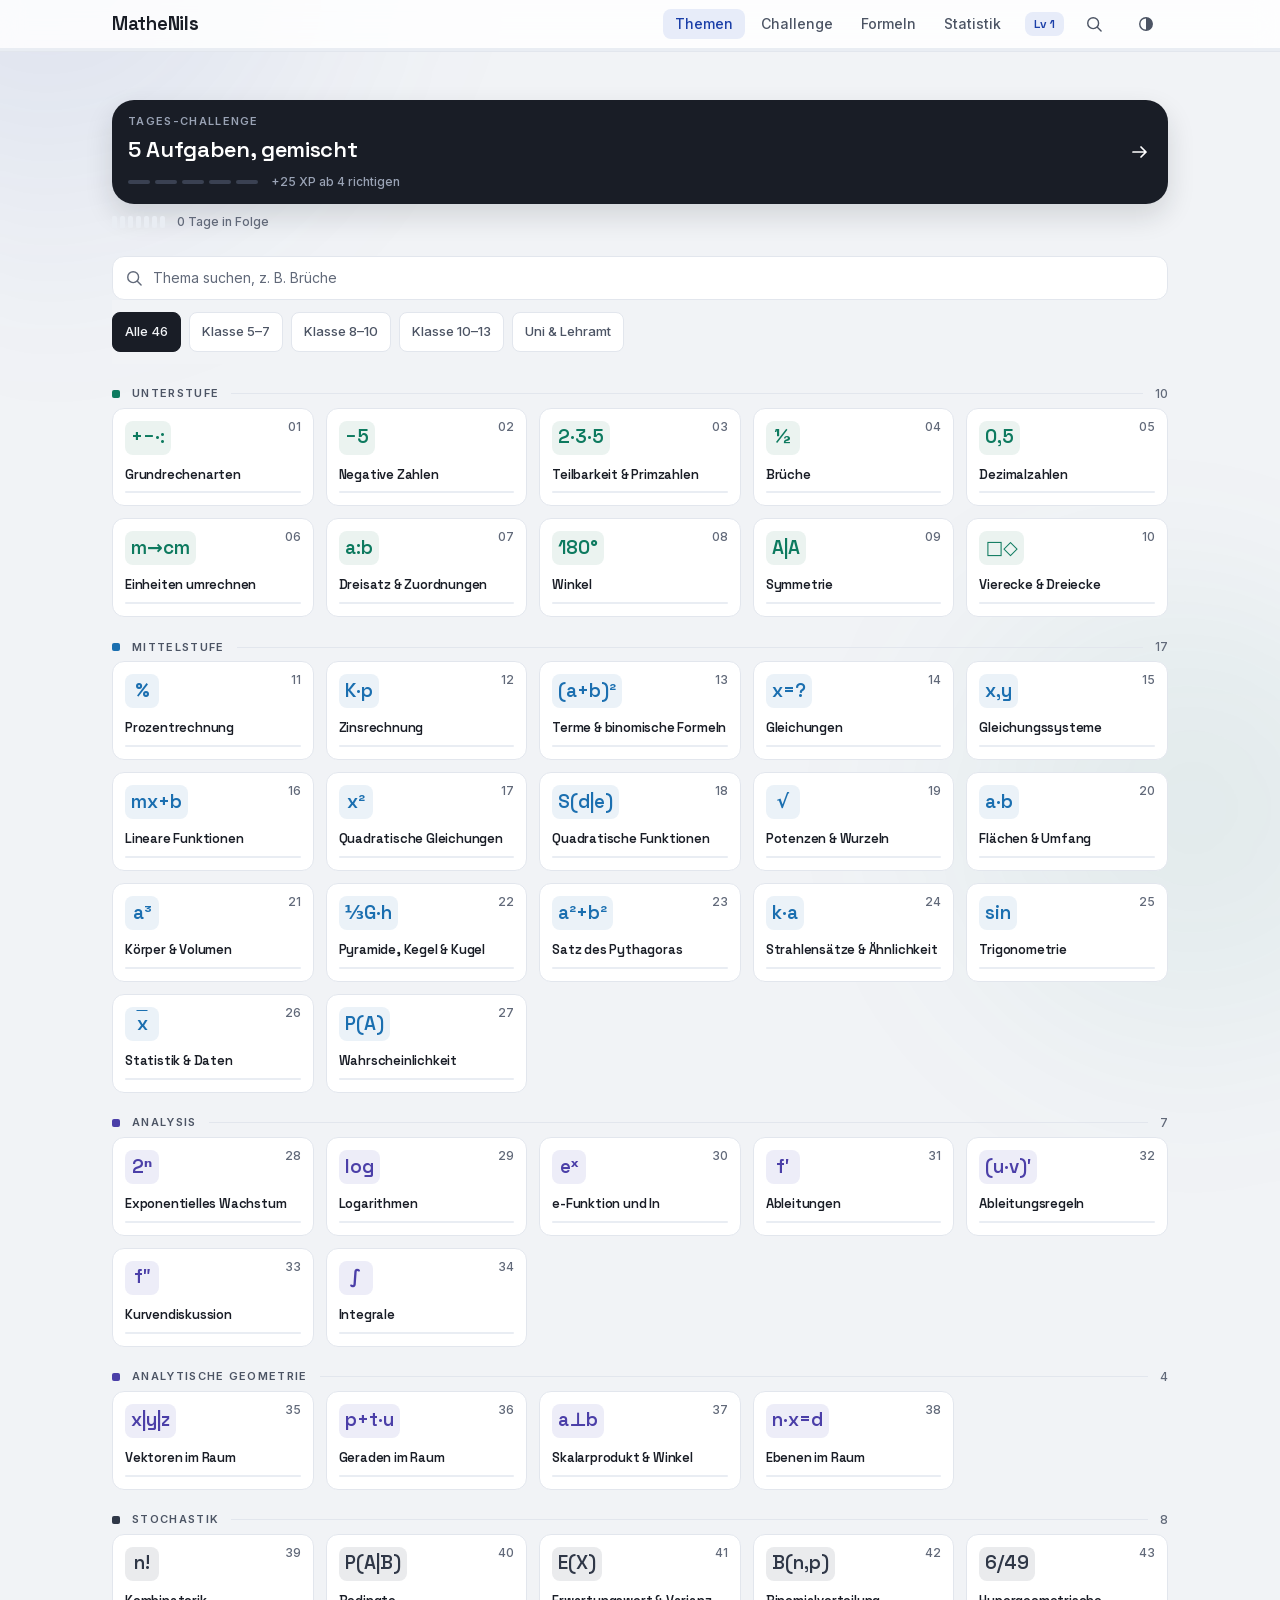
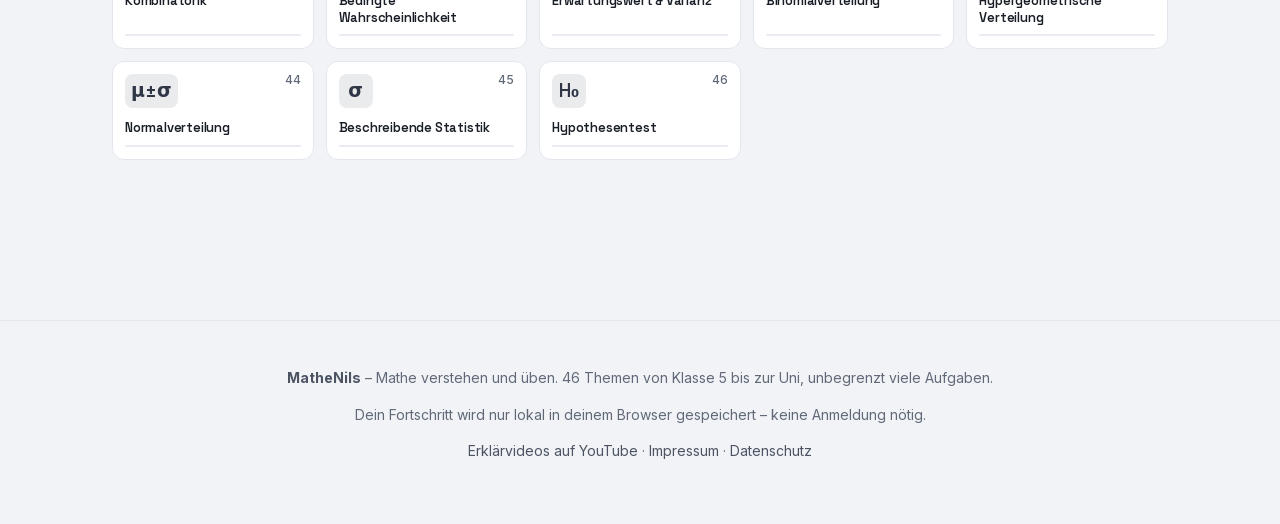
<file: index.html>
<!DOCTYPE html>
<html lang="de">
<head>
  <meta charset="UTF-8">
  <meta name="viewport" content="width=device-width, initial-scale=1.0">
  <title>MatheNils – Mathe lernen &amp; üben</title>
  <meta name="description" content="MatheNils: Erklärvideos zu Schul- und Unimathematik – und hier zum Üben. Kostenlos Mathe lernen mit unbegrenzt vielen Aufgaben, 46 Themen von Klasse 5 bis zur Uni.">
  <meta name="theme-color" content="#f1f3f6" media="(prefers-color-scheme: light)">
  <meta name="theme-color" content="#14171d" media="(prefers-color-scheme: dark)">
  <!-- Strichzeichnung statt Emoji: dasselbe Formelzeichen wie im Sprite,
       auf jedem Betriebssystem identisch. Das Blau ist bewusst das des
       YouTube-Kanals und nicht --accent (#1b3fa8): Im Browser steht dieses
       Symbol direkt neben dem Kanal-Tab, dort zählt das Wiedererkennen mehr
       als die Übereinstimmung mit der Seite. Weiß darauf liegt bei 5,5:1. -->
  <link rel="icon" href="data:image/svg+xml,%3Csvg xmlns='http://www.w3.org/2000/svg' viewBox='0 0 32 32'%3E%3Crect width='32' height='32' rx='7' fill='%234a5ae0'/%3E%3Cg fill='none' stroke='%23fff' stroke-width='2.4' stroke-linecap='round'%3E%3Cpath d='M8 12h8M12 8v8'/%3E%3Cpath d='M18 20h6'/%3E%3C/g%3E%3C/svg%3E">
  <!-- Schriften liegen in fonts/ und werden von hier ausgeliefert, nicht von
       Google: Sonst ginge bei jedem Aufruf die IP-Adresse an Google (siehe
       css/schriften.css). font-display: swap – die Seite steht sofort, notfalls
       mit den metrisch angeglichenen Systemschriften aus styles.css. -->
  <link rel="stylesheet" href="css/schriften.css">
  <link rel="stylesheet" href="css/styles.css">
</head>
<body>

  <a class="skip-link" href="#app">Zum Inhalt springen</a>

  <header class="site-header">
    <div class="container header-inner">
      <a class="logo" href="#/">Mathe<strong>Nils</strong></a>

      <!-- Ab 720 px sichtbar; darunter übernimmt die Tab-Leiste am unteren Rand. -->
      <nav class="main-nav" aria-label="Hauptnavigation">
        <a href="#/" data-nav="home">Themen</a>
        <a href="#/challenge" data-nav="challenge">Challenge</a>
        <a href="#/formeln" data-nav="formeln">Formeln</a>
        <a href="#/statistik" data-nav="stats">Statistik</a>
      </nav>

      <div class="header-right">
        <span class="level-badge" title="Dein Level – sammle XP durch richtige Antworten"><span id="levelNum">Lv 1</span></span>
        <button class="icon-btn" id="searchToggle" aria-label="Thema suchen">
          <svg class="icon" aria-hidden="true"><use href="#i-suche"></use></svg></button>
        <button class="icon-btn theme-toggle" id="themeToggle" aria-label="Hell-/Dunkelmodus umschalten">
          <svg class="icon" aria-hidden="true"><use href="#i-theme"></use></svg></button>
      </div>
    </div>
    <!-- XP über die ganze Breite, 3 px hoch. Ersetzt Balken und Textanzeige im Kopf. -->
    <div class="xp-line" role="img"><span id="xpFill" style="width:0%"></span></div>
  </header>

  <!-- Kein aria-live auf dem gesamten Inhalt: Sonst liest ein Screenreader bei
       jedem Seitenwechsel mehrere hundert Wörter am Stück vor und die eigentliche
       Rückmeldung geht darin unter. Kurze Meldungen laufen über #srStatus. -->
  <main id="app" class="container" tabindex="-1">
    <p class="lade-hinweis">MatheNils wird geladen …</p>
  </main>

  <!-- Nur für Screenreader: kurze Ansagen (richtig/falsch, Suchtreffer, Abzeichen) -->
  <div id="srStatus" class="sr-only" role="status" aria-live="polite"></div>

  <footer class="site-footer">
    <div class="container">
      <p><strong>MatheNils</strong> – Mathe verstehen und üben. <span id="themenZahl">46</span>&nbsp;Themen von Klasse 5 bis zur Uni, unbegrenzt viele Aufgaben.</p>
      <p class="footer-note">Dein Fortschritt wird nur lokal in deinem Browser gespeichert – keine Anmeldung nötig.</p>
      <p class="footer-links"><a href="https://www.youtube.com/@MatheNils" rel="noopener">Erklärvideos auf YouTube</a> · <a href="impressum.html">Impressum</a> · <a href="datenschutz.html">Datenschutz</a></p>
    </div>
  </footer>

  <noscript>
    <div class="container noscript-hint">
      <p>Bitte aktiviere JavaScript, um MatheNils zu nutzen.</p>
    </div>
  </noscript>

  <!-- defer: Die Skripte werden parallel geladen, aber weiterhin streng in dieser
       Reihenfolge ausgeführt (util → Themen → Erklärseiten → Register → app).
       Ohne defer blockierten 18 Dateien à 520 KiB den ersten Seitenaufbau. -->
  <!-- Navigation für schmale Geräte: in der Daumenzone statt im Kopf. -->
  <nav class="tabbar" aria-label="Bereiche">
    <a href="#/" data-nav="home"><svg class="icon" aria-hidden="true"><use href="#i-themen"></use></svg>Themen</a>
    <a href="#/challenge" data-nav="challenge"><svg class="icon" aria-hidden="true"><use href="#i-challenge"></use></svg>Challenge</a>
    <a href="#/formeln" data-nav="formeln"><svg class="icon" aria-hidden="true"><use href="#i-formeln"></use></svg>Formeln</a>
    <a href="#/statistik" data-nav="stats"><svg class="icon" aria-hidden="true"><use href="#i-statistik"></use></svg>Statistik</a>
  </nav>

  <!-- Symbolvorrat: 14 Strichzeichen, über currentColor einfärbbar, läuft auch per file://. -->
<svg width="0" height="0" hidden aria-hidden="true">
  <symbol id="i-themen" viewBox="0 0 24 24"><rect x="4" y="4" width="7" height="7" rx="1.5"/><rect x="13" y="4" width="7" height="7" rx="1.5"/><rect x="4" y="13" width="7" height="7" rx="1.5"/><rect x="13" y="13" width="7" height="7" rx="1.5"/></symbol>
  <symbol id="i-challenge" viewBox="0 0 24 24"><circle cx="12" cy="12" r="8"/><circle cx="12" cy="12" r="3.2"/></symbol>
  <symbol id="i-formeln" viewBox="0 0 24 24"><path d="M5 6h14M5 12h10M5 18h6"/></symbol>
  <symbol id="i-statistik" viewBox="0 0 24 24"><path d="M5 19v-8M12 19V5M19 19v-5"/></symbol>
  <symbol id="i-suche" viewBox="0 0 24 24"><circle cx="11" cy="11" r="6.5"/><path d="M16 16l4.5 4.5"/></symbol>
  <symbol id="i-theme" viewBox="0 0 24 24"><circle cx="12" cy="12" r="7.5"/><path d="M12 4.5a7.5 7.5 0 0 1 0 15z" fill="currentColor" stroke="none"/></symbol>
  <symbol id="i-zurueck" viewBox="0 0 24 24"><path d="M14 6l-6 6 6 6"/></symbol>
  <symbol id="i-weiter" viewBox="0 0 24 24"><path d="M5 12h13M13 7l5 5-5 5"/></symbol>
  <symbol id="i-richtig" viewBox="0 0 24 24"><path d="M5 12.5l4.5 4.5L19 7"/></symbol>
  <symbol id="i-falsch" viewBox="0 0 24 24"><path d="M7 7l10 10M17 7L7 17"/></symbol>
  <symbol id="i-tipp" viewBox="0 0 24 24"><circle cx="12" cy="12" r="8"/><path d="M12 16v-4.5M12 8.4v.2"/></symbol>
  <symbol id="i-lernen" viewBox="0 0 24 24"><rect x="4" y="5" width="16" height="14" rx="2"/><path d="M12 5v14"/></symbol>
  <symbol id="i-ueben" viewBox="0 0 24 24"><path d="M6 18l1-4 9-9 3 3-9 9z"/><path d="M14 6l3 3"/></symbol>
  <symbol id="i-abzeichen" viewBox="0 0 24 24"><circle cx="12" cy="10" r="6"/><path d="M9.5 10l1.8 1.8L14.5 8.5"/><path d="M9 16.5V21l3-1.6 3 1.6v-4.5"/></symbol>
</svg>

  <script defer src="js/util.js"></script>
  <script defer src="js/topics.js"></script>
  <script defer src="js/topics-unterstufe.js"></script>
  <script defer src="js/topics-mittelstufe.js"></script>
  <script defer src="js/topics-oberstufe.js"></script>
  <script defer src="js/topics-uni.js"></script>
  <script defer src="js/topics-geometrie.js"></script>
  <script defer src="js/learn-unterstufe.js"></script>
  <script defer src="js/learn-mittelstufe1.js"></script>
  <script defer src="js/learn-mittelstufe2.js"></script>
  <script defer src="js/learn-oberstufe.js"></script>
  <script defer src="js/learn-uni.js"></script>
  <script defer src="js/learn-figures.js"></script>
  <script defer src="js/tipps.js"></script>
  <script defer src="js/sachaufgaben.js"></script>
  <script defer src="js/aufgaben-extra.js"></script>
  <script defer src="js/topics-index.js"></script>
  <script defer src="js/app.js"></script>
</body>
</html>
</file>
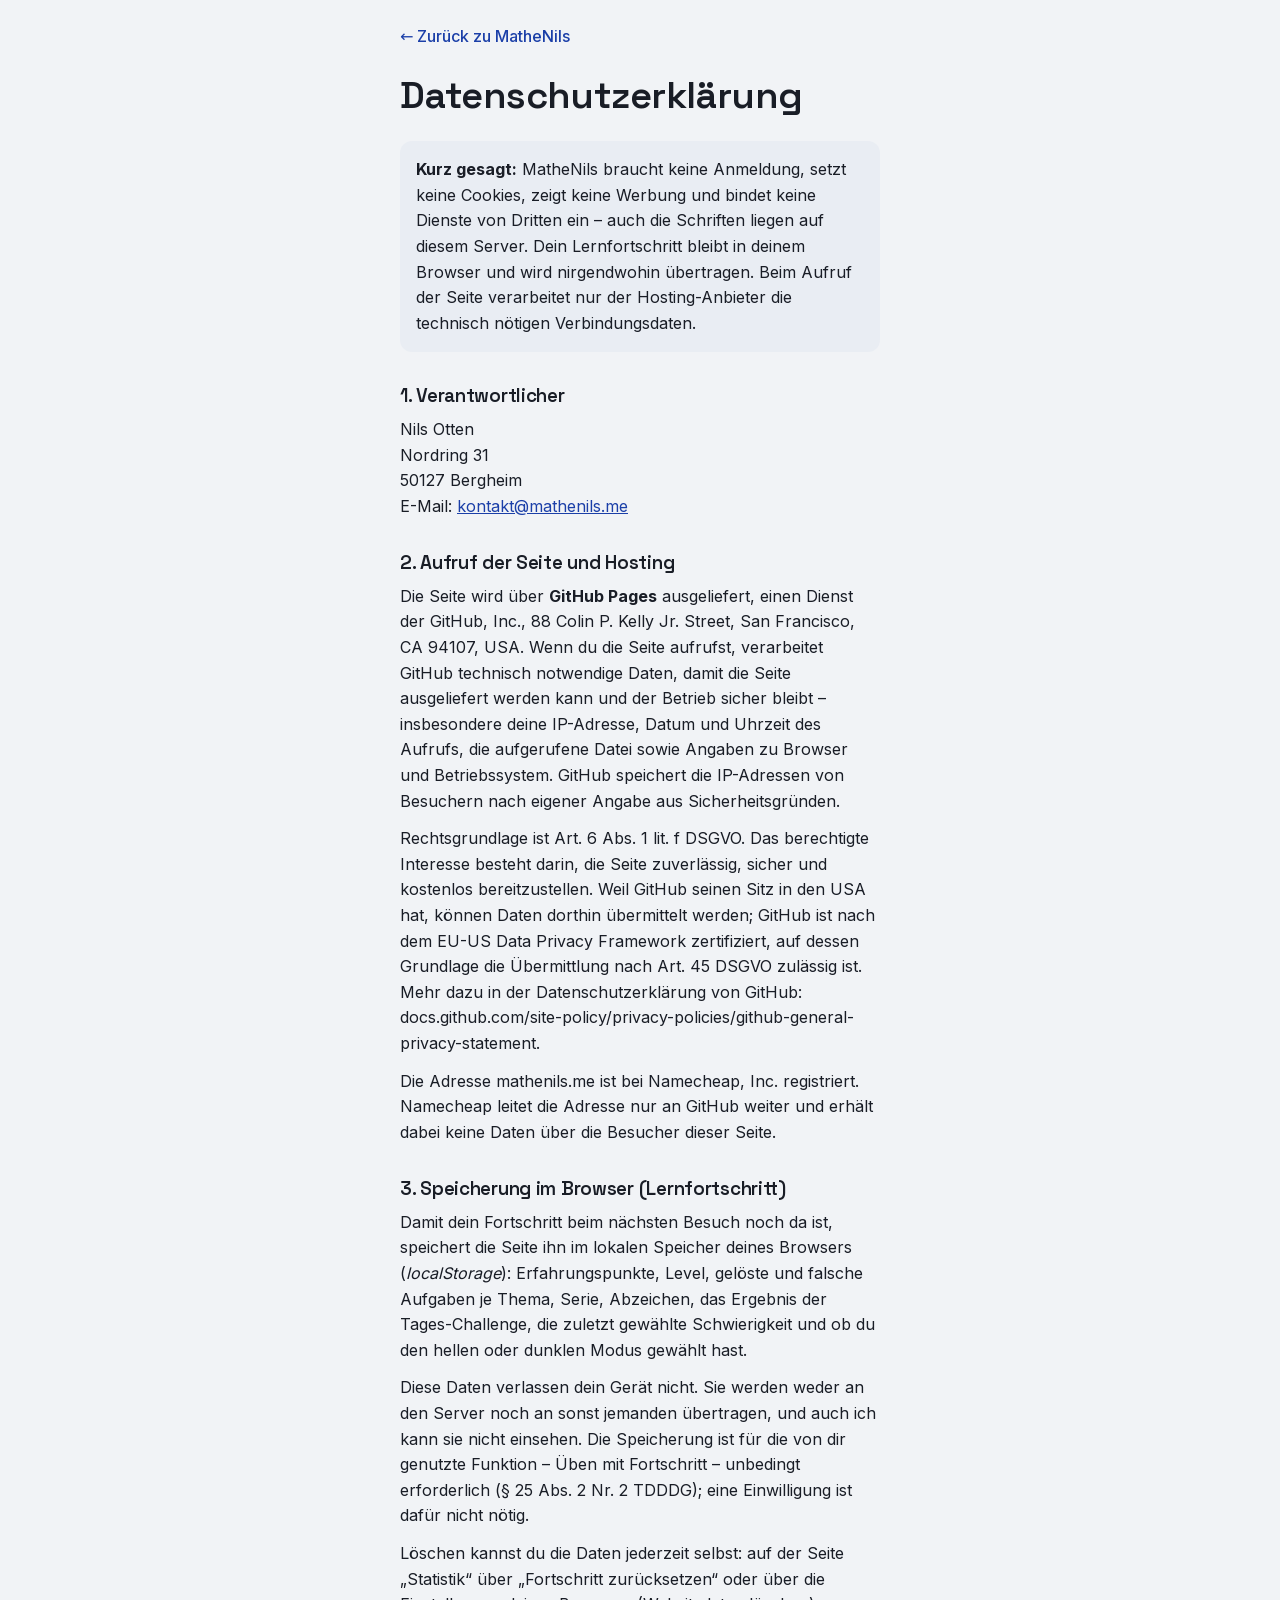
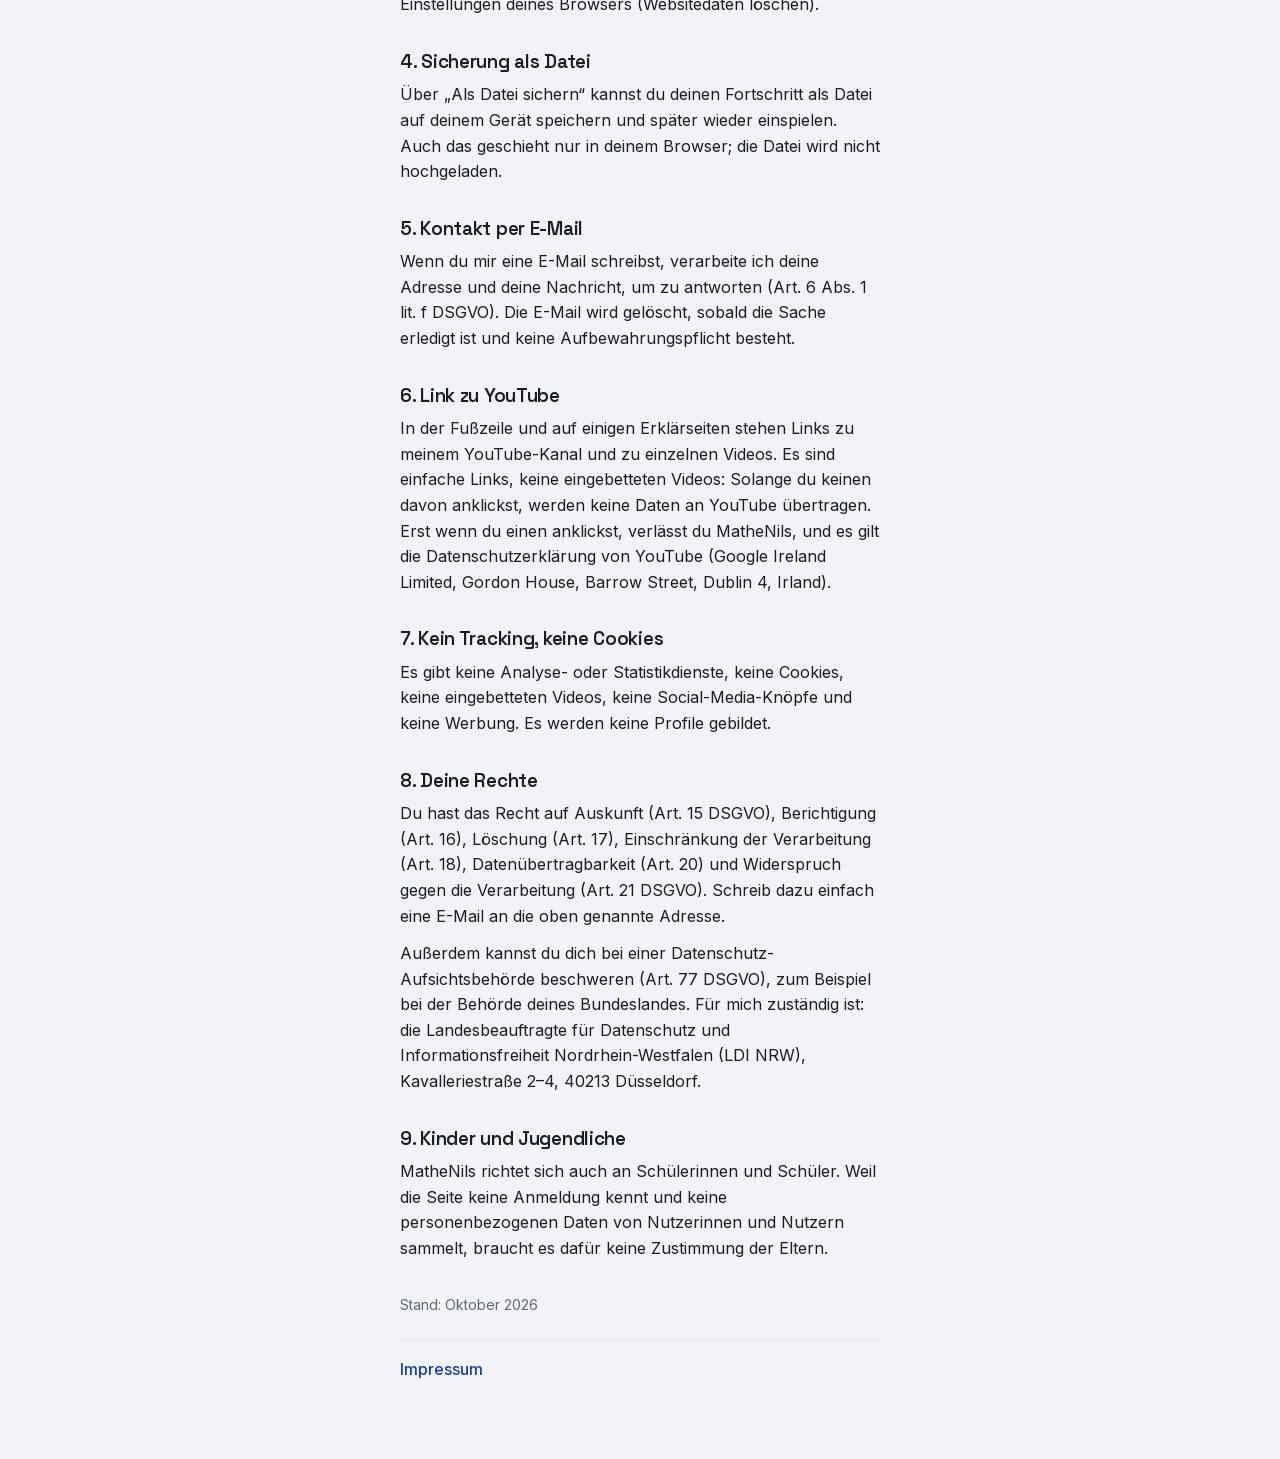
<file: datenschutz.html>
<!DOCTYPE html>
<html lang="de">
<head>
  <meta charset="UTF-8">
  <meta name="viewport" content="width=device-width, initial-scale=1.0">
  <title>Datenschutz – MatheNils</title>
  <meta name="robots" content="noindex">
  <link rel="icon" href="data:image/svg+xml,%3Csvg xmlns='http://www.w3.org/2000/svg' viewBox='0 0 32 32'%3E%3Crect width='32' height='32' rx='7' fill='%234a5ae0'/%3E%3Cg fill='none' stroke='%23fff' stroke-width='2.4' stroke-linecap='round'%3E%3Cpath d='M8 12h8M12 8v8'/%3E%3Cpath d='M18 20h6'/%3E%3C/g%3E%3C/svg%3E">
  <!-- Dasselbe Farbschema wie in der App: gewählt (localStorage) oder vom System. -->
  <script>
    try {
      const stand = JSON.parse(localStorage.getItem('mathenils-v1') || '{}');
      const dunkel = stand.theme ? stand.theme === 'dark' : matchMedia('(prefers-color-scheme: dark)').matches;
      document.documentElement.setAttribute('data-theme', dunkel ? 'dark' : 'light');
    } catch (e) { document.documentElement.setAttribute('data-theme', 'light'); }
  </script>
  <link rel="stylesheet" href="css/schriften.css">
  <link rel="stylesheet" href="css/styles.css">
</head>
<body class="rechtsseite">
  <main class="container rechtstext">
    <p class="zurueck"><a href="index.html">← Zurück zu MatheNils</a></p>

    <h1>Datenschutzerklärung</h1>

    <p class="kurzfassung"><strong>Kurz gesagt:</strong> MatheNils braucht keine
    Anmeldung, setzt keine Cookies, zeigt keine Werbung und bindet keine Dienste
    von Dritten ein – auch die Schriften liegen auf diesem Server. Dein
    Lernfortschritt bleibt in deinem Browser und wird nirgendwohin übertragen.
    Beim Aufruf der Seite verarbeitet nur der Hosting-Anbieter die technisch
    nötigen Verbindungsdaten.</p>

    <h2>1. Verantwortlicher</h2>
    <p>
      Nils Otten<br>
      Nordring 31<br>
      50127 Bergheim<br>
      E-Mail: <a href="mailto:kontakt@mathenils.me">kontakt@mathenils.me</a>
    </p>

    <h2>2. Aufruf der Seite und Hosting</h2>
    <!-- Dieser Abschnitt gilt für GitHub Pages. Bei einem anderen Hoster
         (Vercel, Netlify, Cloudflare Pages) Name, Anschrift und Link ersetzen. -->
    <p>Die Seite wird über <strong>GitHub Pages</strong> ausgeliefert, einen Dienst
    der GitHub, Inc., 88 Colin P. Kelly Jr. Street, San Francisco, CA 94107, USA.
    Wenn du die Seite aufrufst, verarbeitet GitHub technisch notwendige Daten,
    damit die Seite ausgeliefert werden kann und der Betrieb sicher bleibt –
    insbesondere deine IP-Adresse, Datum und Uhrzeit des Aufrufs, die aufgerufene
    Datei sowie Angaben zu Browser und Betriebssystem. GitHub speichert die
    IP-Adressen von Besuchern nach eigener Angabe aus Sicherheitsgründen.</p>
    <p>Rechtsgrundlage ist Art. 6 Abs. 1 lit. f DSGVO. Das berechtigte Interesse
    besteht darin, die Seite zuverlässig, sicher und kostenlos bereitzustellen.
    Weil GitHub seinen Sitz in den USA hat, können Daten dorthin übermittelt
    werden; GitHub ist nach dem EU-US Data Privacy Framework zertifiziert, auf
    dessen Grundlage die Übermittlung nach Art. 45 DSGVO zulässig ist. Mehr dazu
    in der Datenschutzerklärung von GitHub:
    docs.github.com/site-policy/privacy-policies/github-general-privacy-statement.</p>
    <p>Die Adresse mathenils.me ist bei Namecheap, Inc. registriert. Namecheap
    leitet die Adresse nur an GitHub weiter und erhält dabei keine Daten über
    die Besucher dieser Seite.</p>

    <h2>3. Speicherung im Browser (Lernfortschritt)</h2>
    <p>Damit dein Fortschritt beim nächsten Besuch noch da ist, speichert die
    Seite ihn im lokalen Speicher deines Browsers (<em>localStorage</em>):
    Erfahrungspunkte, Level, gelöste und falsche Aufgaben je Thema, Serie,
    Abzeichen, das Ergebnis der Tages-Challenge, die zuletzt gewählte
    Schwierigkeit und ob du den hellen oder dunklen Modus gewählt hast.</p>
    <p>Diese Daten verlassen dein Gerät nicht. Sie werden weder an den Server
    noch an sonst jemanden übertragen, und auch ich kann sie nicht einsehen. Die
    Speicherung ist für die von dir genutzte Funktion – Üben mit Fortschritt –
    unbedingt erforderlich (§ 25 Abs. 2 Nr. 2 TDDDG); eine Einwilligung ist dafür
    nicht nötig.</p>
    <p>Löschen kannst du die Daten jederzeit selbst: auf der Seite „Statistik“ über
    „Fortschritt zurücksetzen“ oder über die Einstellungen deines Browsers
    (Websitedaten löschen).</p>

    <h2>4. Sicherung als Datei</h2>
    <p>Über „Als Datei sichern“ kannst du deinen Fortschritt als Datei auf deinem
    Gerät speichern und später wieder einspielen. Auch das geschieht nur in
    deinem Browser; die Datei wird nicht hochgeladen.</p>

    <h2>5. Kontakt per E-Mail</h2>
    <p>Wenn du mir eine E-Mail schreibst, verarbeite ich deine Adresse und deine
    Nachricht, um zu antworten (Art. 6 Abs. 1 lit. f DSGVO). Die E-Mail wird
    gelöscht, sobald die Sache erledigt ist und keine Aufbewahrungspflicht
    besteht.</p>

    <h2>6. Link zu YouTube</h2>
    <p>In der Fußzeile und auf einigen Erklärseiten stehen Links zu meinem
    YouTube-Kanal und zu einzelnen Videos. Es sind einfache Links, keine
    eingebetteten Videos: Solange du keinen davon anklickst,
    werden keine Daten an YouTube übertragen. Erst wenn du einen anklickst,
    verlässt du MatheNils, und es gilt die Datenschutzerklärung von YouTube
    (Google Ireland Limited, Gordon House, Barrow Street, Dublin 4, Irland).</p>

    <h2>7. Kein Tracking, keine Cookies</h2>
    <p>Es gibt keine Analyse- oder Statistikdienste, keine Cookies, keine
    eingebetteten Videos, keine Social-Media-Knöpfe und keine Werbung. Es werden
    keine Profile gebildet.</p>

    <h2>8. Deine Rechte</h2>
    <p>Du hast das Recht auf Auskunft (Art. 15 DSGVO), Berichtigung (Art. 16),
    Löschung (Art. 17), Einschränkung der Verarbeitung (Art. 18),
    Datenübertragbarkeit (Art. 20) und Widerspruch gegen die Verarbeitung
    (Art. 21 DSGVO). Schreib dazu einfach eine E-Mail an die oben genannte
    Adresse.</p>
    <p>Außerdem kannst du dich bei einer Datenschutz-Aufsichtsbehörde beschweren
    (Art. 77 DSGVO), zum Beispiel bei der Behörde deines Bundeslandes. Für mich
    zuständig ist: die Landesbeauftragte für Datenschutz und Informationsfreiheit Nordrhein-Westfalen (LDI NRW), Kavalleriestraße 2–4, 40213 Düsseldorf.</p>

    <h2>9. Kinder und Jugendliche</h2>
    <p>MatheNils richtet sich auch an Schülerinnen und Schüler. Weil die Seite
    keine Anmeldung kennt und keine personenbezogenen Daten von Nutzerinnen und
    Nutzern sammelt, braucht es dafür keine Zustimmung der Eltern.</p>

    <p class="stand">Stand: Oktober 2026</p>

    <p class="rechts-fuss"><a href="impressum.html">Impressum</a></p>
  </main>
</body>
</html>
</file>
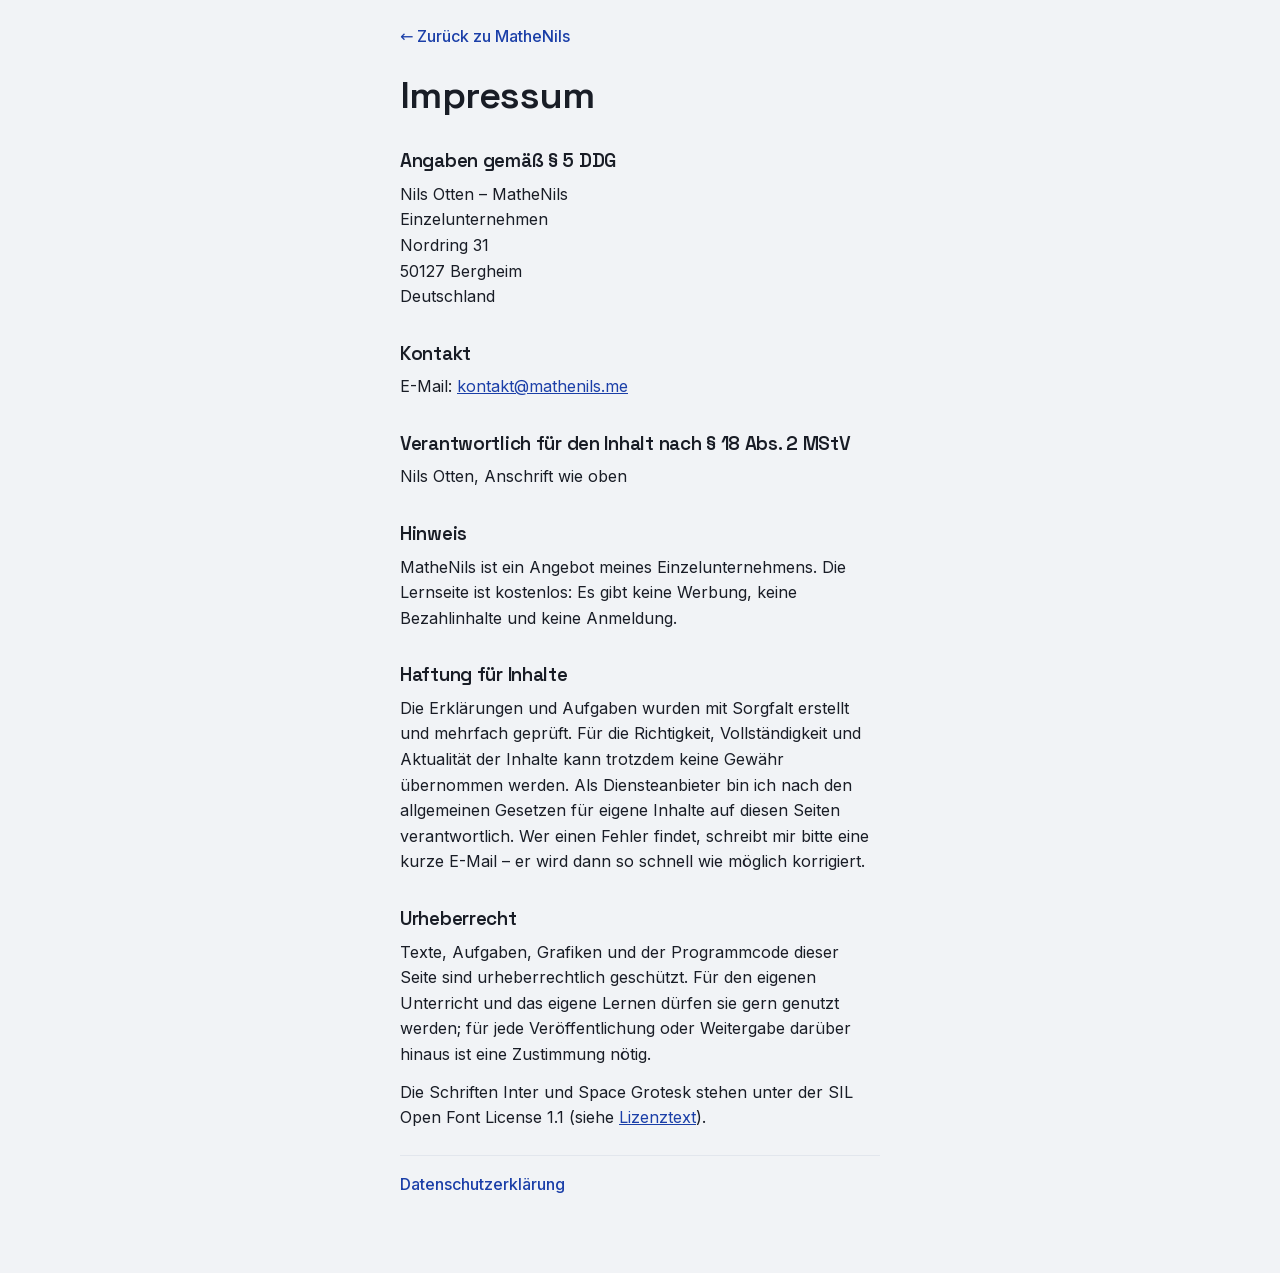
<file: impressum.html>
<!DOCTYPE html>
<html lang="de">
<head>
  <meta charset="UTF-8">
  <meta name="viewport" content="width=device-width, initial-scale=1.0">
  <title>Impressum – MatheNils</title>
  <meta name="robots" content="noindex">
  <link rel="icon" href="data:image/svg+xml,%3Csvg xmlns='http://www.w3.org/2000/svg' viewBox='0 0 32 32'%3E%3Crect width='32' height='32' rx='7' fill='%234a5ae0'/%3E%3Cg fill='none' stroke='%23fff' stroke-width='2.4' stroke-linecap='round'%3E%3Cpath d='M8 12h8M12 8v8'/%3E%3Cpath d='M18 20h6'/%3E%3C/g%3E%3C/svg%3E">
  <!-- Dasselbe Farbschema wie in der App: gewählt (localStorage) oder vom System. -->
  <script>
    try {
      const stand = JSON.parse(localStorage.getItem('mathenils-v1') || '{}');
      const dunkel = stand.theme ? stand.theme === 'dark' : matchMedia('(prefers-color-scheme: dark)').matches;
      document.documentElement.setAttribute('data-theme', dunkel ? 'dark' : 'light');
    } catch (e) { document.documentElement.setAttribute('data-theme', 'light'); }
  </script>
  <link rel="stylesheet" href="css/schriften.css">
  <link rel="stylesheet" href="css/styles.css">
</head>
<body class="rechtsseite">
  <main class="container rechtstext">
    <p class="zurueck"><a href="index.html">← Zurück zu MatheNils</a></p>

    <h1>Impressum</h1>

    <h2>Angaben gemäß § 5 DDG</h2>
    <p>
      Nils Otten – MatheNils<br>
      Einzelunternehmen<br>
      Nordring 31<br>
      50127 Bergheim<br>
      Deutschland
    </p>

    <h2>Kontakt</h2>
    <p>E-Mail: <a href="mailto:kontakt@mathenils.me">kontakt@mathenils.me</a></p>

    <h2>Verantwortlich für den Inhalt nach § 18 Abs. 2 MStV</h2>
    <p>
      Nils Otten, Anschrift wie oben
    </p>

    <h2>Hinweis</h2>
    <p>MatheNils ist ein Angebot meines Einzelunternehmens. Die Lernseite ist
    kostenlos: Es gibt keine Werbung, keine Bezahlinhalte und keine Anmeldung.</p>
    <!-- Umsatzsteuer: Als Kleinunternehmer nach § 19 UStG ohne Umsatzsteuer-ID
         ist hier nichts anzugeben. Kommt eine USt-IdNr. oder Wirtschafts-IdNr.
         dazu, gehört sie als eigener Abschnitt „Umsatzsteuer-ID" hierher. -->

    <h2>Haftung für Inhalte</h2>
    <p>Die Erklärungen und Aufgaben wurden mit Sorgfalt erstellt und mehrfach
    geprüft. Für die Richtigkeit, Vollständigkeit und Aktualität der Inhalte kann
    trotzdem keine Gewähr übernommen werden. Als Diensteanbieter bin ich nach den
    allgemeinen Gesetzen für eigene Inhalte auf diesen Seiten verantwortlich.
    Wer einen Fehler findet, schreibt mir bitte eine kurze E-Mail – er wird dann
    so schnell wie möglich korrigiert.</p>

    <h2>Urheberrecht</h2>
    <p>Texte, Aufgaben, Grafiken und der Programmcode dieser Seite sind
    urheberrechtlich geschützt. Für den eigenen Unterricht und das eigene Lernen
    dürfen sie gern genutzt werden; für jede Veröffentlichung oder Weitergabe
    darüber hinaus ist eine Zustimmung nötig.</p>
    <p>Die Schriften Inter und Space Grotesk stehen unter der SIL Open Font
    License 1.1 (siehe <a href="fonts/LIZENZ.txt">Lizenztext</a>).</p>

    <p class="rechts-fuss"><a href="datenschutz.html">Datenschutzerklärung</a></p>
  </main>
</body>
</html>
</file>
<file: css/schriften.css>
/* Schriften lokal statt von Google Fonts.

   Vorher lud index.html die Schriften von fonts.googleapis.com – damit ging
   bei jedem Aufruf die IP-Adresse des Besuchers an Google. Das LG München
   (Urteil vom 20.01.2022, 3 O 17493/20) hat das ohne Einwilligung als
   Datenschutzverstoß gewertet. Jetzt liegen Inter und Space Grotesk als
   Dateien in fonts/ (beide unter der SIL Open Font License, siehe
   fonts/LIZENZ.txt). Es sind variable Schriften: Eine Datei je Zeichensatz
   deckt alle Gewichte ab. Mitgeliefert werden nur Latein, erweitertes Latein
   und Griechisch (α, β, σ, μ …) – Kyrillisch und Vietnamesisch braucht die
   Seite nicht. */

/* Inter – greek */
@font-face {
  font-family: 'Inter';
  font-style: normal;
  font-weight: 400;
  font-display: swap;
  src: url(../fonts/inter-greek.woff2) format('woff2');
  unicode-range: U+0370-0377, U+037A-037F, U+0384-038A, U+038C, U+038E-03A1, U+03A3-03FF;
}
/* Inter – latin-ext */
@font-face {
  font-family: 'Inter';
  font-style: normal;
  font-weight: 400;
  font-display: swap;
  src: url(../fonts/inter-latin-ext.woff2) format('woff2');
  unicode-range: U+0100-02BA, U+02BD-02C5, U+02C7-02CC, U+02CE-02D7, U+02DD-02FF, U+0304, U+0308, U+0329, U+1D00-1DBF, U+1E00-1E9F, U+1EF2-1EFF, U+2020, U+20A0-20AB, U+20AD-20C4, U+2113, U+2C60-2C7F, U+A720-A7FF;
}
/* Inter – latin */
@font-face {
  font-family: 'Inter';
  font-style: normal;
  font-weight: 400;
  font-display: swap;
  src: url(../fonts/inter-latin.woff2) format('woff2');
  unicode-range: U+0000-00FF, U+0131, U+0152-0153, U+02BB-02BC, U+02C6, U+02DA, U+02DC, U+0304, U+0308, U+0329, U+2000-206F, U+20AC, U+2122, U+2191, U+2193, U+2212, U+2215, U+FEFF, U+FFFD;
}
/* Inter – greek */
@font-face {
  font-family: 'Inter';
  font-style: normal;
  font-weight: 500;
  font-display: swap;
  src: url(../fonts/inter-greek.woff2) format('woff2');
  unicode-range: U+0370-0377, U+037A-037F, U+0384-038A, U+038C, U+038E-03A1, U+03A3-03FF;
}
/* Inter – latin-ext */
@font-face {
  font-family: 'Inter';
  font-style: normal;
  font-weight: 500;
  font-display: swap;
  src: url(../fonts/inter-latin-ext.woff2) format('woff2');
  unicode-range: U+0100-02BA, U+02BD-02C5, U+02C7-02CC, U+02CE-02D7, U+02DD-02FF, U+0304, U+0308, U+0329, U+1D00-1DBF, U+1E00-1E9F, U+1EF2-1EFF, U+2020, U+20A0-20AB, U+20AD-20C4, U+2113, U+2C60-2C7F, U+A720-A7FF;
}
/* Inter – latin */
@font-face {
  font-family: 'Inter';
  font-style: normal;
  font-weight: 500;
  font-display: swap;
  src: url(../fonts/inter-latin.woff2) format('woff2');
  unicode-range: U+0000-00FF, U+0131, U+0152-0153, U+02BB-02BC, U+02C6, U+02DA, U+02DC, U+0304, U+0308, U+0329, U+2000-206F, U+20AC, U+2122, U+2191, U+2193, U+2212, U+2215, U+FEFF, U+FFFD;
}
/* Inter – greek */
@font-face {
  font-family: 'Inter';
  font-style: normal;
  font-weight: 600;
  font-display: swap;
  src: url(../fonts/inter-greek.woff2) format('woff2');
  unicode-range: U+0370-0377, U+037A-037F, U+0384-038A, U+038C, U+038E-03A1, U+03A3-03FF;
}
/* Inter – latin-ext */
@font-face {
  font-family: 'Inter';
  font-style: normal;
  font-weight: 600;
  font-display: swap;
  src: url(../fonts/inter-latin-ext.woff2) format('woff2');
  unicode-range: U+0100-02BA, U+02BD-02C5, U+02C7-02CC, U+02CE-02D7, U+02DD-02FF, U+0304, U+0308, U+0329, U+1D00-1DBF, U+1E00-1E9F, U+1EF2-1EFF, U+2020, U+20A0-20AB, U+20AD-20C4, U+2113, U+2C60-2C7F, U+A720-A7FF;
}
/* Inter – latin */
@font-face {
  font-family: 'Inter';
  font-style: normal;
  font-weight: 600;
  font-display: swap;
  src: url(../fonts/inter-latin.woff2) format('woff2');
  unicode-range: U+0000-00FF, U+0131, U+0152-0153, U+02BB-02BC, U+02C6, U+02DA, U+02DC, U+0304, U+0308, U+0329, U+2000-206F, U+20AC, U+2122, U+2191, U+2193, U+2212, U+2215, U+FEFF, U+FFFD;
}
/* Inter – greek */
@font-face {
  font-family: 'Inter';
  font-style: normal;
  font-weight: 700;
  font-display: swap;
  src: url(../fonts/inter-greek.woff2) format('woff2');
  unicode-range: U+0370-0377, U+037A-037F, U+0384-038A, U+038C, U+038E-03A1, U+03A3-03FF;
}
/* Inter – latin-ext */
@font-face {
  font-family: 'Inter';
  font-style: normal;
  font-weight: 700;
  font-display: swap;
  src: url(../fonts/inter-latin-ext.woff2) format('woff2');
  unicode-range: U+0100-02BA, U+02BD-02C5, U+02C7-02CC, U+02CE-02D7, U+02DD-02FF, U+0304, U+0308, U+0329, U+1D00-1DBF, U+1E00-1E9F, U+1EF2-1EFF, U+2020, U+20A0-20AB, U+20AD-20C4, U+2113, U+2C60-2C7F, U+A720-A7FF;
}
/* Inter – latin */
@font-face {
  font-family: 'Inter';
  font-style: normal;
  font-weight: 700;
  font-display: swap;
  src: url(../fonts/inter-latin.woff2) format('woff2');
  unicode-range: U+0000-00FF, U+0131, U+0152-0153, U+02BB-02BC, U+02C6, U+02DA, U+02DC, U+0304, U+0308, U+0329, U+2000-206F, U+20AC, U+2122, U+2191, U+2193, U+2212, U+2215, U+FEFF, U+FFFD;
}
/* Inter – greek */
@font-face {
  font-family: 'Inter';
  font-style: normal;
  font-weight: 800;
  font-display: swap;
  src: url(../fonts/inter-greek.woff2) format('woff2');
  unicode-range: U+0370-0377, U+037A-037F, U+0384-038A, U+038C, U+038E-03A1, U+03A3-03FF;
}
/* Inter – latin-ext */
@font-face {
  font-family: 'Inter';
  font-style: normal;
  font-weight: 800;
  font-display: swap;
  src: url(../fonts/inter-latin-ext.woff2) format('woff2');
  unicode-range: U+0100-02BA, U+02BD-02C5, U+02C7-02CC, U+02CE-02D7, U+02DD-02FF, U+0304, U+0308, U+0329, U+1D00-1DBF, U+1E00-1E9F, U+1EF2-1EFF, U+2020, U+20A0-20AB, U+20AD-20C4, U+2113, U+2C60-2C7F, U+A720-A7FF;
}
/* Inter – latin */
@font-face {
  font-family: 'Inter';
  font-style: normal;
  font-weight: 800;
  font-display: swap;
  src: url(../fonts/inter-latin.woff2) format('woff2');
  unicode-range: U+0000-00FF, U+0131, U+0152-0153, U+02BB-02BC, U+02C6, U+02DA, U+02DC, U+0304, U+0308, U+0329, U+2000-206F, U+20AC, U+2122, U+2191, U+2193, U+2212, U+2215, U+FEFF, U+FFFD;
}
/* Space Grotesk – latin-ext */
@font-face {
  font-family: 'Space Grotesk';
  font-style: normal;
  font-weight: 500;
  font-display: swap;
  src: url(../fonts/space-grotesk-latin-ext.woff2) format('woff2');
  unicode-range: U+0100-02BA, U+02BD-02C5, U+02C7-02CC, U+02CE-02D7, U+02DD-02FF, U+0304, U+0308, U+0329, U+1D00-1DBF, U+1E00-1E9F, U+1EF2-1EFF, U+2020, U+20A0-20AB, U+20AD-20C4, U+2113, U+2C60-2C7F, U+A720-A7FF;
}
/* Space Grotesk – latin */
@font-face {
  font-family: 'Space Grotesk';
  font-style: normal;
  font-weight: 500;
  font-display: swap;
  src: url(../fonts/space-grotesk-latin.woff2) format('woff2');
  unicode-range: U+0000-00FF, U+0131, U+0152-0153, U+02BB-02BC, U+02C6, U+02DA, U+02DC, U+0304, U+0308, U+0329, U+2000-206F, U+20AC, U+2122, U+2191, U+2193, U+2212, U+2215, U+FEFF, U+FFFD;
}
/* Space Grotesk – latin-ext */
@font-face {
  font-family: 'Space Grotesk';
  font-style: normal;
  font-weight: 600;
  font-display: swap;
  src: url(../fonts/space-grotesk-latin-ext.woff2) format('woff2');
  unicode-range: U+0100-02BA, U+02BD-02C5, U+02C7-02CC, U+02CE-02D7, U+02DD-02FF, U+0304, U+0308, U+0329, U+1D00-1DBF, U+1E00-1E9F, U+1EF2-1EFF, U+2020, U+20A0-20AB, U+20AD-20C4, U+2113, U+2C60-2C7F, U+A720-A7FF;
}
/* Space Grotesk – latin */
@font-face {
  font-family: 'Space Grotesk';
  font-style: normal;
  font-weight: 600;
  font-display: swap;
  src: url(../fonts/space-grotesk-latin.woff2) format('woff2');
  unicode-range: U+0000-00FF, U+0131, U+0152-0153, U+02BB-02BC, U+02C6, U+02DA, U+02DC, U+0304, U+0308, U+0329, U+2000-206F, U+20AC, U+2122, U+2191, U+2193, U+2212, U+2215, U+FEFF, U+FFFD;
}
/* Space Grotesk – latin-ext */
@font-face {
  font-family: 'Space Grotesk';
  font-style: normal;
  font-weight: 700;
  font-display: swap;
  src: url(../fonts/space-grotesk-latin-ext.woff2) format('woff2');
  unicode-range: U+0100-02BA, U+02BD-02C5, U+02C7-02CC, U+02CE-02D7, U+02DD-02FF, U+0304, U+0308, U+0329, U+1D00-1DBF, U+1E00-1E9F, U+1EF2-1EFF, U+2020, U+20A0-20AB, U+20AD-20C4, U+2113, U+2C60-2C7F, U+A720-A7FF;
}
/* Space Grotesk – latin */
@font-face {
  font-family: 'Space Grotesk';
  font-style: normal;
  font-weight: 700;
  font-display: swap;
  src: url(../fonts/space-grotesk-latin.woff2) format('woff2');
  unicode-range: U+0000-00FF, U+0131, U+0152-0153, U+02BB-02BC, U+02C6, U+02DA, U+02DC, U+0304, U+0308, U+0329, U+2000-206F, U+20AC, U+2122, U+2191, U+2193, U+2212, U+2215, U+FEFF, U+FFFD;
}
</file>
<file: css/styles.css>
/* ============================================================
   MatheNils – Stylesheet 3.0
   Redesign „Werkbank“: ein Token-System statt Einzelentscheidungen,
   drei Elevationsstufen mit Bedeutung, Stufenfarben ohne Verlauf.
   Alle Ansichten laufen direkt auf diesen Tokens; eine Brückenschicht auf
   alte Namen gibt es nicht mehr. Reihenfolge der Abschnitte im Inhalt:
   1 Tokens · 1c Grundregeln · 2 Rahmen · 3 Startseite · 7a Themenseite ·
   5 Üben · 6 Global · 7b Statistik/Formeln/Challenge · 4 Erklärseite.
   ============================================================ */

/* ============================================================
   1 · TOKENS
   Alles, was mehr als einmal vorkommt, steht hier – und nur hier.
   Vorher: 46 verschiedene font-size-, 63 padding-Werte, einzeln
   nach Gefühl gesetzt. Wer hier etwas ändert, ändert es überall.
   ============================================================ */

:root {
  /* --- Schrift ------------------------------------------------
     Fallback-Familien siehe Abschnitt 3.4: metrisch angeglichen,
     damit die Seite ohne Google Fonts nicht anders aussieht,
     sondern nur anders gesetzt ist. */
  --font-display: 'Space Grotesk', 'Grotesk Fallback', system-ui, sans-serif;
  --font-text:    'Inter', 'Inter Fallback', system-ui, sans-serif;

  /* --- Schriftgrößen: 10 Stufen ------------------------------
     Unten dicht (Etiketten, Meta), oben weit (Überschriften).
     Ab --fs-500 fluid: die Sprünge, die auf dem Handy zu groß
     wären, wachsen erst mit der Fläche. */
  --fs-50:  0.6875rem;                                  /* 11 – Versalien-Etikett */
  --fs-100: 0.75rem;                                    /* 12 – Meta, Zähler      */
  --fs-200: 0.8125rem;                                  /* 13 – Kartentext, Chip  */
  --fs-300: 0.875rem;                                   /* 14 – Sekundärtext      */
  --fs-400: 1rem;                                       /* 16 – Fließtext         */
  --fs-500: clamp(1.0625rem, 1.02rem + 0.20vw, 1.1875rem);  /* Lead, Kartentitel  */
  --fs-600: clamp(1.1875rem, 1.09rem + 0.40vw, 1.375rem);   /* h3                 */
  --fs-700: clamp(1.375rem,  1.19rem + 0.80vw, 1.75rem);    /* h2, Themenkopf     */
  --fs-800: clamp(1.75rem,   1.45rem + 1.30vw, 2.375rem);   /* h1                 */
  --fs-900: clamp(1.875rem,  1.50rem + 1.60vw, 2.75rem);    /* Aufgabenfrage      */

  --lh-tight: 1.15;   /* Überschriften        */
  --lh-snug:  1.3;    /* Kartentitel, Fragen  */
  --lh-text:  1.6;    /* Fließtext            */
  --track-label: 0.12em;
  --track-tight: -0.015em;

  /* --- Abstände: 4-px-Raster ---------------------------------
     --sp-4 (16px) ist der Standardabstand. Alles darüber ist
     eine bewusste Trennung, alles darunter eine Zusammengehörigkeit. */
  --sp-1: 4px;  --sp-2: 8px;   --sp-3: 12px;  --sp-4: 16px;  --sp-5: 24px;
  --sp-6: 32px; --sp-7: 48px;  --sp-8: 64px;  --sp-9: 96px;
  --gutter: clamp(16px, 4vw, 32px);   /* Seitenrand des .container */
  --measure: 34rem;                   /* Lesespalte: ~66 Zeichen   */

  /* --- Radien: 4 Stufen statt 20/12 für alles ---------------- */
  --r-1: 8px;    /* Chip, Icon-Knopf     */
  --r-2: 12px;   /* Karte, Feld, Button  */
  --r-3: 16px;   /* Flächen-Baustein     */
  --r-4: 22px;   /* Hauptobjekt          */
  --r-pill: 999px;

  /* --- Höhen & Tippziele ------------------------------------- */
  --h-header: 48px;   /* eine Zeile, auch auf 360px (vorher 97px) */
  --h-tabbar: 56px;
  --tap: 44px;        /* Projektvorgabe war 32 – 44 ist die bessere Grenze */

  /* --- Flächen & Text ---------------------------------------- */
  --bg:         #f1f3f6;
  --surface:    #ffffff;
  --surface-2:  #e9edf3;   /* eingesenkt: Fortschrittsspur, Formelfläche */
  --line:       #e2e6ed;
  --line-strong:#cfd6e2;
  --ink:        #191d26;   /* 15,2:1 auf --bg */
  --ink-2:      #4c5464;   /*  6,8:1 – Fließtext sekundär */
  /* 4,7:1 auf --bg, aber nur 4,42:1 auf --surface-2 – und dort steht die
     Bildunterschrift jeder Figur und der Trennpunkt der Formelkarten. Der Wert
     war gegen den Seitengrund gerechnet, nicht gegen die dunkelste Fläche, auf
     der er vorkommt. #616979 trägt auf allen dreien: 4,96 / 5,52 / 4,70. */
  --ink-3:      #616979;   /*  nur Meta, Zähler, Platzhalter */

  /* --- Akzent -------------------------------------------------
     Ein einziger Akzent (Tinte). Die Stufenfarben sind keine
     Akzente, sondern Orientierung – sie färben nie einen Knopf. */
  --accent:      #1b3fa8;  /* 9,0:1 auf Weiß  */
  --accent-soft: #e7ecf9;
  --on-accent:   #ffffff;

  /* --- Klassenstufen: Sättigung sinkt, Ton wird kühler -------- */
  --stufe-unter:  #0d7a5f;
  --stufe-mittel: #1b6fb0;
  --stufe-ober:   #4b3fa8;
  --stufe-uni:    #2f3747;

  /* --- Rückmeldung: Fläche und Schrift getrennt ---------------
     Die -ink-Trennung aus dem Bestand bleibt: Flächenfarben
     tragen als Schriftfarbe zu wenig Kontrast. */
  --ok:      #16a34a;  --ok-ink:  #146c34;  --ok-soft:  #e7f6ec;
  /* Lesbar AUF der vollen Signalfarbe. Der Kennbuchstabe der richtigen Option
     stand als --surface (weiß) auf --ok und kam damit auf 3,30:1 – genau die
     Falle, die für Themenzeichen und Rückmeldetext längst vermerkt ist. Hell
     braucht dunkle Schrift (5,12:1), dunkel die helle Fläche (9,58:1). */
  --on-ok:   var(--ink);
  --err:     #dc2626;  --err-ink: #b3261d;  --err-soft: #fdeeee;

  /* --- Elevation: drei Stufen, jede mit Bedeutung -------------
     0 = Grundfläche: Raster, Listen, Themenkarten. Nur Linie.
     1 = angehoben:   Kopfzeile beim Scrollen, Tab-Leiste.
     2 = schwebt:     Toast, Level-Aufstieg, Dialog.
     Vorher trugen 9 Elemente denselben Schatten – deshalb sah
     alles gleich wichtig aus. */
  --e-1: 0 1px 2px rgba(20, 25, 38, .06), 0 1px 0 var(--line);
  --e-2: 0 12px 28px rgba(20, 25, 38, .14);

  /* --- Bewegung ----------------------------------------------- */
  --dur-1: .12s;  /* Zustandswechsel (hover, active) */
  --dur-2: .22s;  /* Ein-/Ausblenden                 */
  --ease: cubic-bezier(.2, .7, .3, 1);

  --mesh-1: rgba(27, 63, 168, .10);
  --mesh-2: rgba(13, 122, 95, .08);
}

html[data-theme="dark"] {
  --bg:         #14171d;
  --surface:    #1a1e26;
  --surface-2:  #222833;
  --line:       #262c37;
  --line-strong:#333b49;
  --ink:        #e8eaef;
  --ink-2:      #b6bdcb;   /*  9,4:1 */
  --ink-3:      #9aa3b5;   /*  7,1:1 */

  --accent:      #7aa2ff;  /* 7,1:1 auf --bg */
  --accent-soft: #1e2740;
  --on-accent:   #111726;  /* 7,1:1 auf --accent */

  --stufe-unter:  #3fbf9a;
  --stufe-mittel: #6aa9e8;
  --stufe-ober:   #9a92ff;
  --stufe-uni:    #b9c2d4;

  --ok:  #4ade80;  --ok-ink:  #4ade80;  --ok-soft:  #10301d;
  --on-ok: var(--surface);
  --err: #f87171;  --err-ink: #f87171;  --err-soft: #3a161c;

  --e-1: 0 1px 2px rgba(0, 0, 0, .5), 0 1px 0 var(--line);
  --e-2: 0 14px 34px rgba(0, 0, 0, .55);

  --mesh-1: rgba(122, 162, 255, .12);
  --mesh-2: rgba(63, 191, 154, .08);
}

/* Eine Variable pro Gruppe statt vier Sonderregeln je Bauteil.
   .g-unter … .g-uni stehen bereits an Karten, Köpfen und SVGs –
   ab hier reicht überall var(--stufe). */
.g-unter  { --stufe: var(--stufe-unter);  }
.g-mittel { --stufe: var(--stufe-mittel); }
.g-ober   { --stufe: var(--stufe-ober);   }
.g-uni    { --stufe: var(--stufe-uni);    }
/* 9 % statt 12 %: Bei 12 % lag die Stufenfarbe auf ihrer eigenen Tönung für
   Unter- und Mittelstufe bei exakt 4,50:1 – bestanden, aber ohne jeden
   Spielraum. Mit 9 % sind es 4,9:1. */
[class*="g-"] { --stufe-soft: color-mix(in oklab, var(--stufe) 9%, var(--surface)); }

/* --- Gestalteter Fallback -----------------------------------
   Ohne Netz übernimmt die Systemschrift – metrisch so
   angeglichen, dass Zeilenumbrüche und Höhen gleich bleiben und
   beim späteren Eintreffen der Webfont nichts springt. */
@font-face {
  font-family: 'Inter Fallback';
  src: local('Segoe UI'), local('Helvetica Neue'), local('Arial');
  size-adjust: 107%; ascent-override: 90%; descent-override: 22%; line-gap-override: 0%;
}
@font-face {
  font-family: 'Grotesk Fallback';
  src: local('Segoe UI Semibold'), local('Helvetica Neue'), local('Arial');
  size-adjust: 103%; ascent-override: 95%; descent-override: 24%; line-gap-override: 0%;
}

/* ============================================================
   1c · GRUNDREGELN
   ============================================================ */

/* Das hidden-Attribut muss jede display-Regel schlagen. Ohne diese Zeile
   blieben Themenkarten sichtbar, obwohl die Suche sie ausgeblendet hat:
   .topic-card { display: block } gewinnt sonst gegen die Vorgabe des
   Browsers für [hidden]. */
[hidden] { display: none !important; }

h1, h2, h3, .logo, .value {
  font-family: var(--font-display);
  letter-spacing: var(--track-tight);
}

main.container { flex: 1; padding-top: var(--sp-5); padding-bottom: var(--sp-8); }
a { color: var(--accent); }
button { font-family: inherit; }
:focus-visible { outline: 2px solid var(--accent); outline-offset: 2px; border-radius: 4px; }
::selection { background: var(--accent-soft); }

/* Der Mesh-Hintergrund driftet weiter – die Keyframes bleiben. */
@keyframes drift-a { from { transform: translate(0, 0) scale(1); }    to { transform: translate(9vmax, 6vmax) scale(1.12); } }
@keyframes drift-b { from { transform: translate(0, 0) scale(1.08); } to { transform: translate(-8vmax, -7vmax) scale(1); } }

/* ============================================================
   2 · RAHMEN
   ============================================================ */
* { box-sizing: border-box; }
html { scroll-behavior: smooth; }

body {
  margin: 0;
  font: var(--fs-400)/var(--lh-text) var(--font-text);
  font-variant-numeric: tabular-nums;
  background: var(--bg);
  color: var(--ink);
  min-height: 100dvh;
  display: flex; flex-direction: column;
  overflow-x: hidden;
  /* Platz für die Tab-Leiste, nur solange es sie gibt */
  padding-bottom: calc(var(--h-tabbar) + env(safe-area-inset-bottom));
}
@media (min-width: 720px) { body { padding-bottom: 0; } }

.container { width: min(1120px, 100%); margin-inline: auto; padding-inline: var(--gutter); }

/* Mesh-Hintergrund bleibt – aber nur auf der Startseite.
   body[data-view] setzt render() (siehe 05.3). */
body::before, body::after {
  content: ""; position: fixed; z-index: -1;
  width: 52vmax; height: 52vmax; border-radius: 50%;
  filter: blur(70px); pointer-events: none;
  opacity: 0; transition: opacity .4s var(--ease);
}
body[data-view="home"]::before, body[data-view="home"]::after { opacity: 1; }
body::before { top: -20vmax; left: -12vmax;
  background: radial-gradient(circle at 30% 30%, var(--mesh-1), transparent 62%);
  animation: drift-a 30s ease-in-out infinite alternate; }
body::after { bottom: -24vmax; right: -14vmax;
  background: radial-gradient(circle at 60% 40%, var(--mesh-2), transparent 60%);
  animation: drift-b 36s ease-in-out infinite alternate; }

/* --- Kopfzeile: eine Zeile, 48px, auf jeder Breite ---------- */
.site-header {
  position: sticky; top: 0; z-index: 30;
  background: color-mix(in oklab, var(--surface) 84%, transparent);
  backdrop-filter: blur(12px);
  border-bottom: 1px solid var(--line);
}
.header-inner { height: var(--h-header); display: flex; align-items: center; gap: var(--sp-3); }
.logo { margin-right: auto; text-decoration: none; color: var(--ink);
  font: 600 var(--fs-500)/1 var(--font-display); letter-spacing: var(--track-tight);
  /* Über die volle Kopfzeilenhöhe: Als reiner Text war der Link zur Startseite
     nur 17 px hoch und damit kaum zu treffen. */
  display: flex; align-items: center; align-self: stretch; }
.logo strong { font-weight: 700; }

.main-nav { display: none; gap: var(--sp-1); }
@media (min-width: 720px) { .main-nav { display: flex; } }
.main-nav a { padding: 8px 12px; border-radius: var(--r-1); text-decoration: none;
  font: 500 var(--fs-300)/1 var(--font-text); color: var(--ink-2); }
.main-nav a:hover { background: var(--surface-2); color: var(--ink); }
.main-nav a[aria-current="page"] { background: var(--accent-soft); color: var(--accent); }

.header-right { display: flex; align-items: center; gap: var(--sp-2); }
.level-badge { display: flex; align-items: center; padding: 6px 9px; border-radius: var(--r-1);
  background: var(--accent-soft); color: var(--accent);
  font: 600 var(--fs-100)/1 var(--font-display); }
/* XP-Balken und XP-Text sind jetzt die Linie unter der Kopfzeile */

/* Strichsymbole aus dem Sprite in index.html. Ohne feste Maße würde ein
   inline-SVG in Standardgröße (300x150) einrasten. */
.icon { width: 20px; height: 20px; flex: none;
  fill: none; stroke: currentColor; stroke-width: 1.7;
  stroke-linecap: round; stroke-linejoin: round; }
.icon-lg { width: 24px; height: 24px; }

.icon-btn, .theme-toggle {
  width: var(--tap); height: var(--tap); display: grid; place-items: center;
  border: 0; background: none; border-radius: var(--r-1); color: var(--ink-2); cursor: pointer;
}
.icon-btn:hover, .theme-toggle:hover { background: var(--surface-2); color: var(--ink); }

.xp-line { height: 3px; background: var(--surface-2); }
.xp-line > span { display: block; height: 100%; background: var(--accent);
  transition: width .5s var(--ease); }

/* --- Tab-Leiste unten (nur < 720px) ------------------------- */
.tabbar {
  position: fixed; left: 0; right: 0; bottom: 0; z-index: 30; display: flex;
  height: calc(var(--h-tabbar) + env(safe-area-inset-bottom));
  padding-bottom: env(safe-area-inset-bottom);
  background: var(--surface); border-top: 1px solid var(--line);
  /* Bewusst ohne transition: Der Ortswechsel läuft bereits über eine View
     Transition, die die ganze Seite als Momentaufnahme ersetzt. Ein
     gleichzeitiger CSS-Übergang auf diesem fest positionierten Element
     bleibt darin bei Zeit 0 stehen – die Leiste würde nie verschwinden. */
}
@media (min-width: 720px) { .tabbar { display: none; } }
.tabbar a { flex: 1; display: flex; flex-direction: column; align-items: center;
  justify-content: center; gap: 4px; text-decoration: none;
  font: 500 var(--fs-100)/1 var(--font-text); color: var(--ink-3); }
.tabbar a[aria-current="page"] { color: var(--accent); font-weight: 600; }

/* Üben ist Vollbild: die Leiste fährt weg, der Platz auch. */
/* visibility statt nur transform: Sonst bleiben die vier Links in der
   Tabreihenfolge, obwohl sie unter dem Bildschirmrand liegen. */
body[data-view="ueben"] .tabbar { transform: translateY(100%); visibility: hidden; }
body[data-view="ueben"] { padding-bottom: 0; }
body[data-view="ueben"] .site-footer { display: none; }

.skip-link { position: absolute; left: var(--sp-3); top: -60px; z-index: 40;
  display: grid; place-items: center; min-height: var(--tap);
  padding: 10px var(--sp-4); border-radius: var(--r-1);
  background: var(--accent); color: var(--on-accent);
  font: 600 var(--fs-300)/1 var(--font-text); text-decoration: none; }
.skip-link:focus { top: var(--sp-2); }

.site-footer { margin-top: var(--sp-9); padding: var(--sp-6) 0 var(--sp-7);
  border-top: 1px solid var(--line); color: var(--ink-3); font-size: var(--fs-300); }
.site-footer strong { color: var(--ink-2); }

/* ---------- Einblend-Animationen ---------- */

@keyframes fadeUp {
  from { opacity: 0; transform: translateY(14px); }
  to { opacity: 1; transform: translateY(0); }
}

.section-title, .topic-group, .stat-tiles, .stat-rows, .breadcrumb,
.topic-head, .tabs, #tabContent, .danger-zone, .empty-hint {
  animation: fadeUp 0.55s cubic-bezier(0.16, 1, 0.3, 1) backwards;
}
.topic-card, .stat-tile, .stat-row {
  animation: fadeUp 0.55s cubic-bezier(0.16, 1, 0.3, 1) backwards;
  animation-delay: calc(var(--i, 0) * 45ms);
}


/* ============================================================
   3 · STARTSEITE
   Ersetzt .hero, .hero-main, .hero-side, .hero-card, .float-syms.
   ============================================================ */

/* Hauptobjekt. Das einzige Element der Startseite mit --e-2. */
.challenge-band {
  --band-ink: #ffffff; --band-ink-2: #9aa3b5;   /* eigene Töne: 6,7:1 auf --ink */
  display: flex; align-items: center; gap: var(--sp-4);
  margin-top: var(--sp-5); padding: var(--sp-4);
  border-radius: var(--r-4); background: var(--ink); color: var(--band-ink);
  text-decoration: none; box-shadow: var(--e-2);
}
html[data-theme="dark"] .challenge-band { background: var(--surface-2); }
.challenge-band .ch-label { font: 600 var(--fs-50)/1 var(--font-text);
  letter-spacing: var(--track-label); text-transform: uppercase; color: var(--band-ink-2); }
.challenge-band h2 { margin: var(--sp-2) 0 var(--sp-3);
  font: 600 var(--fs-600)/var(--lh-snug) var(--font-display); }
.ch-dots { display: flex; gap: 5px; align-items: center; }
.ch-dot { width: 22px; height: 4px; border-radius: 2px; background: #3a4152; }
/* Weiß auf dem dunklen Band. --accent lag dort bei 1,13:1 gegen den
   leeren Punkt und war im hellen Modus praktisch nicht zu sehen. */
.ch-dot.done { background: var(--band-ink); }
.ch-dot.miss { background: var(--err); opacity: .55; }
.ch-meta { margin-left: var(--sp-2); font: 500 var(--fs-100)/1 var(--font-text); color: var(--band-ink-2); }

/* Serie: sieben Kästchen statt 🔥. Zeigt zusätzlich, welche Tage fehlen. */
.serie-zeile { display: flex; align-items: center; gap: var(--sp-3); padding: var(--sp-3) 0; }
.serie-punkte { display: flex; gap: 3px; align-items: center; }
.serie-punkte i { width: 5px; height: 12px; border-radius: 2px; background: var(--surface-2); }
.serie-punkte i.an { background: var(--stufe-unter); }
.serie-text { font: 500 var(--fs-100)/1 var(--font-text); color: var(--ink-3); }

/* Fortsetzen-Zeile: eine Zeile, keine Karte. */
.weiter-zeile { display: flex; align-items: center; gap: var(--sp-3);
  padding: var(--sp-3) 0; margin-top: var(--sp-2);
  border-bottom: 1px solid var(--line); text-decoration: none; color: var(--ink); }
.weiter-zeile .titel { flex: 1; font: 600 var(--fs-300)/var(--lh-snug) var(--font-display); }
.weiter-zeile .meta { display: block; font: 400 var(--fs-100)/1.3 var(--font-text); color: var(--ink-3); }

/* Suche */
.search-row { position: relative; margin-top: var(--sp-4); }
.search-row .icon { position: absolute; left: 12px; top: 50%; translate: 0 -50%; color: var(--ink-3); }
.search-input { width: 100%; min-height: var(--tap); padding: 0 var(--sp-3) 0 40px;
  border: 1px solid var(--line); border-radius: var(--r-2);
  background: var(--surface); color: var(--ink);
  font: 400 var(--fs-300)/1 var(--font-text); }
.search-input::placeholder { color: var(--ink-3); }
.search-input:focus-visible { border-color: var(--accent); }
.such-leer { margin: var(--sp-3) 0 0; color: var(--ink-2); font-size: var(--fs-300); }

/* Stufenfilter: bleibt unter der Kopfzeile stehen. */
.stufen-filter { position: sticky; top: calc(var(--h-header) + 3px); z-index: 12;
  display: flex; gap: var(--sp-2); overflow-x: auto; scrollbar-width: none;
  padding: var(--sp-3) 0; background: var(--bg); }
.stufen-filter button { flex: none; min-height: 40px; padding: 0 12px;
  border: 1px solid var(--line); border-radius: var(--r-1); background: var(--surface);
  font: 500 var(--fs-200)/1 var(--font-text); color: var(--ink-2); cursor: pointer; }
.stufen-filter button[aria-pressed="true"] { background: var(--ink); border-color: var(--ink); color: var(--bg); }

/* Gruppen */
.topic-group { margin-top: var(--sp-5); }
.group-head { display: flex; align-items: center; gap: var(--sp-3); padding-bottom: var(--sp-2); }
.group-head::before { content: ""; width: 8px; height: 8px; border-radius: 2px; background: var(--stufe); }
.group-head h2 { margin: 0; font: 600 var(--fs-50)/1 var(--font-text);
  letter-spacing: var(--track-label); text-transform: uppercase; color: var(--ink-2); }
.group-head .rule { flex: 1; height: 1px; background: var(--line); }
.group-count { font: 500 var(--fs-100)/1 var(--font-text); color: var(--ink-3); }

/* Raster: 2 Spalten ab 360px, 3–5 ab 720px. */
.topic-grid { display: grid; gap: var(--sp-2);
  grid-template-columns: repeat(auto-fill, minmax(148px, 1fr)); }
@media (min-width: 720px) { .topic-grid { gap: var(--sp-3);
  grid-template-columns: repeat(auto-fill, minmax(196px, 1fr)); } }

.topic-card {
  /* Spalte statt Block: Das Raster streckt alle Karten einer Zeile auf dieselbe
     Höhe, der Inhalt wuchs aber von oben. Sobald ein Titel umbrach, saß der
     Fortschrittsstrich 17 px tiefer als der seiner Nachbarn – bei vier Karten
     nebeneinander die auffälligste Linie im Raster. Jetzt trägt sie der Fuß. */
  display: flex; flex-direction: column;
  padding: var(--sp-3); text-decoration: none; color: var(--ink);
  background: var(--surface); border: 1px solid var(--line); border-radius: var(--r-2);
  box-shadow: none;   /* Grundfläche – Karten heben nicht mehr ab */
  transition: border-color var(--dur-1) var(--ease), translate var(--dur-1) var(--ease);
}
.topic-card:hover { border-color: var(--stufe); translate: 0 -1px; }
.topic-card .kopf { display: flex; align-items: flex-start; justify-content: space-between; }
.topic-num { font: 500 var(--fs-100)/1 var(--font-text); color: var(--ink-3); }
.topic-card h3 { margin: var(--sp-3) 0 var(--sp-2); text-wrap: balance;
  font: 600 var(--fs-200)/var(--lh-snug) var(--font-display); }

/* Zeichenkachel: das Thema als mathematisches Symbol, siehe 06. */
.topic-icon-tile {
  display: inline-flex; align-items: center; justify-content: center;
  min-width: 34px; height: 34px; padding-inline: 6px; border-radius: var(--r-1);
  background: var(--stufe-soft); color: var(--stufe);
  font: 600 var(--fs-500)/1 var(--font-display);
}
.topic-icon-tile.mini { min-width: 26px; height: 26px; font-size: var(--fs-200); }

.topic-card .progressbar { margin-top: auto; }
.progressbar { height: 2px; border-radius: 2px; background: var(--surface-2); overflow: hidden; }
.progressbar > span { display: block; height: 100%; background: var(--stufe);
  transition: width .4s var(--ease); }

/* Empfehlung: Randnotiz statt Banner. */
.reco-zeile { display: flex; flex-wrap: wrap; gap: var(--sp-3); align-items: center;
  margin-top: var(--sp-5); padding-left: var(--sp-4); border-left: 2px solid var(--accent); }
.reco-banner { display: flex; align-items: center; gap: var(--sp-3);
  text-decoration: none; color: var(--ink); font-size: var(--fs-300); }

/* ============================================================
   7a · THEMENSEITE
   Kopf und Reiter folgen den Tokens: Linie statt Verlauf,
   Segmentleiste wie im Übungsteil.
   ============================================================ */

.breadcrumb { margin-bottom: var(--sp-4); }
.breadcrumb a { display: inline-flex; align-items: center; gap: var(--sp-2);
  min-height: var(--tap); text-decoration: none;
  font: 500 var(--fs-300)/1 var(--font-text); color: var(--ink-2); }
.breadcrumb a:hover { color: var(--accent); }

.topic-head { display: flex; align-items: flex-start; gap: var(--sp-4);
  margin-bottom: var(--sp-5); flex-wrap: wrap; }
.topic-head .topic-icon-tile { min-width: 52px; height: 52px; border-radius: var(--r-2);
  font-size: var(--fs-600); }
.topic-head h1 { margin: 0; text-wrap: balance;
  font: 600 var(--fs-800)/var(--lh-tight) var(--font-display); letter-spacing: var(--track-tight); }
.topic-head .tagline { margin: var(--sp-1) 0 0; color: var(--ink-2); font-size: var(--fs-300); }
.topic-head .head-right { margin-left: auto; text-align: right; }
/* Feste Grundbreite für Titel und Unterzeile: Vorher entschied die Textlänge,
   ob Sterne und Klasse neben dem Titel standen oder in eine eigene Zeile
   rutschten (und auf dem Handy, ob der Titel neben oder unter die Kachel
   fiel) – derselbe Kopf sah je Thema anders aus. */
.topic-head .head-titel { flex: 1 1 12rem; }
/* Ohne min-width: 0 – sonst schrumpft der Block unter sein längstes Wort und
   „Wahrscheinlichkeit" ragte auf 320 px 14 px aus dem Fenster. So rutscht er
   dort als Ganzes unter die Kachel. */
.topic-head .stars { gap: 4px; }
.topic-head .stars i { width: 10px; height: 10px; }
.topic-head .klasse-badge { display: block; margin-top: var(--sp-2);
  font: 500 var(--fs-100)/1 var(--font-text); color: var(--ink-3); }

/* Segmentleiste – dieselbe Bauform wie die Stufenwahl im Übungsteil. */
.tabs { display: inline-flex; gap: 2px; padding: 3px; margin-bottom: var(--sp-5);
  background: var(--surface-2); border-radius: var(--r-1); }
.tab-btn { display: inline-flex; align-items: center; gap: var(--sp-2);
  min-height: 40px; padding: 0 var(--sp-4); border: 0; border-radius: 6px;
  background: none; color: var(--ink-2); cursor: pointer;
  font: 500 var(--fs-300)/1 var(--font-text); }
.tab-btn:hover { color: var(--ink); }
.tab-btn.active { background: var(--surface); color: var(--ink); font-weight: 600; box-shadow: var(--e-1); }

/* ============================================================
   5 · ÜBEN
   ============================================================ */
.practice-bar { display: flex; flex-wrap: wrap; gap: var(--sp-3);
  align-items: center; justify-content: space-between; margin-bottom: var(--sp-4); }
.diff-chips { display: flex; gap: 2px; padding: 3px; background: var(--surface-2); border-radius: var(--r-1); }
/* Der Entwurf nennt hier 32 px, sein eigener Prüfpunkt für diesen Schritt
   verlangt aber 44 px. Mit Maus sind 40 px der Kompromiss – bequem zu treffen
   und kompakt genug für eine Segmentleiste. Am Finger gilt die volle Vorgabe,
   siehe die Regel für (pointer: coarse) weiter unten. */
.chip { min-height: 40px; padding: 0 14px; border: 0; border-radius: 6px; background: none;
  color: var(--ink-2); font: 500 var(--fs-200)/1 var(--font-text); cursor: pointer; }
.chip.active { background: var(--surface); color: var(--ink); font-weight: 600; box-shadow: var(--e-1); }
.chip .dot { display: none; }   /* die Stufe steht im Wort */

/* Sitzungsverlauf: ein Strich je Aufgabe statt ✔/✘-Zählern. */
.session-stats { display: flex; gap: 4px; align-items: center; flex: 1; }
.session-stats i { flex: 1; min-width: 6px; max-width: 34px; height: 3px;
  border-radius: 2px; background: var(--surface-2); }
.session-stats i.ok { background: var(--ok); }
/* Höher als die anderen: Richtig und falsch dürfen sich nicht nur in der
   Farbe unterscheiden. */
.session-stats i.err { background: var(--err); height: 7px; }
.session-stats .serie { margin-left: var(--sp-2); font: 500 var(--fs-100)/1 var(--font-text); color: var(--ink-3); }

/* Die Aufgabe IST die Seite: keine Karte mehr. */
.task-card { max-width: var(--measure); margin-inline: auto; padding: 0;
  background: none; border: 0; box-shadow: none;
  min-height: calc(100dvh - var(--h-header) - 140px);
  display: flex; flex-direction: column; }
.task-label { font: 600 var(--fs-50)/1 var(--font-text);
  letter-spacing: var(--track-label); text-transform: uppercase; color: var(--ink-3); }
.task-question { margin: var(--sp-4) 0 var(--sp-6); text-wrap: pretty;
  font: 600 var(--fs-900)/var(--lh-snug) var(--font-display); letter-spacing: var(--track-tight); }

.answer-form { display: flex; flex-direction: column; gap: var(--sp-4); }
.answer-input { width: 100%; min-height: 56px; padding: 0 2px;
  border: 0; border-bottom: 2px solid var(--line-strong); border-radius: 0; background: none;
  color: var(--ink); font: 500 var(--fs-700)/1.2 var(--font-display); }
.answer-input::placeholder { color: var(--ink-3); font-weight: 400; }
.answer-input:focus { outline: none; border-bottom-color: var(--accent); }

.choice-grid { display: grid; grid-template-columns: 1fr; gap: var(--sp-2); }
@media (min-width: 520px) { .choice-grid { grid-template-columns: 1fr 1fr; } }
.choice-btn { display: flex; align-items: center; gap: var(--sp-3);
  min-height: 56px; padding: var(--sp-3); text-align: left; cursor: pointer;
  background: var(--surface); border: 1px solid var(--line); border-radius: var(--r-2);
  color: var(--ink); font: 500 var(--fs-500)/1.2 var(--font-display); }
.choice-btn:hover:not(:disabled) { border-color: var(--accent); }
/* Deaktiviert heißt „nicht mehr anklickbar“, nicht „nicht mehr lesbar“:
   Nach der Antwort lag der Text der richtigen Lösung bei 2,0:1. */
.choice-btn:disabled { opacity: 1; color: var(--ink-2); cursor: default; }
.choice-btn:disabled.is-correct { color: var(--ok-ink); border-color: var(--ok); background: var(--ok-soft); }
.choice-btn:disabled.is-wrong { color: var(--err-ink); border-color: var(--err); background: var(--err-soft); }
.choice-key { flex: none; width: 24px; height: 24px; display: grid; place-items: center;
  border-radius: 6px; background: var(--surface-2); color: var(--ink-2);
  font: 600 var(--fs-100)/1 var(--font-display); }
.choice-btn.is-correct { border-color: var(--ok); background: var(--ok-soft); color: var(--ok-ink); }
.choice-btn.is-correct .choice-key { background: var(--ok); color: var(--on-ok); }
.choice-btn.is-wrong { border-color: var(--err); background: var(--err-soft); color: var(--err-ink); }

/* Tipp und Rückmeldung: dasselbe Randnotiz-Muster wie im Lernteil. */
.tipp-zone { margin-top: var(--sp-5); }
.tipp-btn { min-height: var(--tap); padding: 0 var(--sp-3) 0 0; border: 0; background: none;
  color: var(--ink-2); font: 500 var(--fs-300)/1 var(--font-text); cursor: pointer;
  display: inline-flex; align-items: center; gap: var(--sp-2); }
.tipp-text { margin: var(--sp-2) 0 0; padding-left: var(--sp-4);
  border-left: 2px solid var(--accent); color: var(--ink-2); font-size: var(--fs-300); }

.feedback { --notiz: var(--ok-ink); margin: var(--sp-5) 0 0;
  padding: 2px 0 2px var(--sp-4); border-left: 2px solid var(--notiz); }
.fb-head { font: 600 var(--fs-50)/1 var(--font-text);
  letter-spacing: var(--track-label); text-transform: uppercase; color: var(--notiz);
  display: flex; align-items: center; gap: var(--sp-2); }
.fb-solution { margin: var(--sp-3) 0 0; color: var(--ink-2); font-size: var(--fs-300); }

/* Aktionszeile sitzt am unteren Rand der Aufgabe – der Daumen findet sie dort.
   Bewusst NICHT sticky: Auf niedrigen Fenstern zog das die Zeile nach oben und
   legte sie über den Tipp-Knopf. „Prüfen“ steht ohnehin direkt unter dem Feld. */
.next-row, .skip-row { margin-top: auto; padding-top: var(--sp-5);
  display: flex; gap: var(--sp-2); }
.next-row .btn { flex: 1; }
.skip-btn { min-height: var(--tap); padding: 0 var(--sp-4); border: 1px solid var(--line-strong);
  border-radius: var(--r-2); background: var(--surface); color: var(--ink-2);
  font: 500 var(--fs-300)/1 var(--font-text); cursor: pointer; }

/* --- Teile, die der Entwurf nicht nennt, das Markup aber erzeugt --------- */
/* Lange Sachaufgaben (über ~110 Zeichen, siehe frageKlasse in app.js) zwei
   Stufen kleiner: In --fs-900 wurden daraus sieben Zeilen à 40 px. */
.task-question.lang { font-size: var(--fs-700); letter-spacing: 0; line-height: var(--lh-snug); }
.task-question .hint { display: block; margin-top: var(--sp-3);
  font: 400 var(--fs-200)/1.4 var(--font-text); color: var(--ink-3);
  letter-spacing: 0; text-transform: none; }
/* Zweite Chance: bewusst nicht rot – es ist kein Endergebnis, sondern ein Hinweis. */
.feedback.err { --notiz: var(--err-ink); }
.feedback.retry { --notiz: var(--accent); }
/* Rückfrage bei unlesbarer Eingabe: kein Urteil, also weder grün noch rot. */
.feedback.lesen { --notiz: var(--ink-2); }
/* Fehlerart („Das Vorzeichen stimmt nicht.") – steht vor dem Tipp und der Lösung. */
.feedback .fb-diagnose { margin: var(--sp-3) 0 0; font-size: var(--fs-300); font-weight: 600; color: var(--ink); }
/* Rückfrage nach einem gewerteten Versuch: unter der Diagnose, nicht als Urteil */
.feedback .fb-rueckfrage { font-weight: 500; color: var(--ink-2); }
.feedback .fb-answer { margin: var(--sp-3) 0 0; font-size: var(--fs-400); }
.feedback .fb-tipp { margin: var(--sp-3) 0 0; color: var(--ink-2); font-size: var(--fs-300); }
.feedback .fb-solution .sol-title { display: block; margin-bottom: var(--sp-1);
  font-weight: 600; color: var(--ink); }
.feedback details { margin-top: var(--sp-3); }
.feedback summary { cursor: pointer; min-height: var(--tap); display: flex; align-items: center;
  color: var(--ink-2); font: 500 var(--fs-300)/1 var(--font-text); }
.feedback .xp-pop { display: inline-block; padding: 2px var(--sp-2); border-radius: var(--r-pill);
  background: var(--accent-soft); color: var(--accent);
  font: 600 var(--fs-100)/1.4 var(--font-text); letter-spacing: 0; text-transform: none; }
.feedback .next-row { position: static; margin-top: var(--sp-4); padding-top: 0; flex-wrap: wrap; }
.feedback .next-row .btn { flex: none; text-decoration: none; }
.skip-row { justify-content: flex-start; }
.skip-btn:hover { border-color: var(--ink-3); color: var(--ink); }
.task-card.shake { animation: shake .4s ease; }

@keyframes pop-in { from { opacity: 0; transform: scale(.96) translateY(6px); } to { opacity: 1; transform: none; } }
@keyframes rise  { from { opacity: 0; transform: translateY(10px) scale(.8); }  to { opacity: 1; transform: none; } }
@keyframes shake {
  0%, 100% { transform: translateX(0); }
  20% { transform: translateX(-7px); }
  40% { transform: translateX(6px); }
  60% { transform: translateX(-4px); }
  80% { transform: translateX(3px); }
}

/* ============================================================
   6 · GLOBAL
   ============================================================ */
.btn { min-height: var(--tap); display: inline-flex; align-items: center; justify-content: center;
  gap: var(--sp-2); padding: 0 var(--sp-5); cursor: pointer;
  border: 1px solid transparent; border-radius: var(--r-2);
  font: 600 var(--fs-300)/1 var(--font-display);
  transition: background var(--dur-1) var(--ease), border-color var(--dur-1) var(--ease); }
.btn-primary { background: var(--accent); color: var(--on-accent); }
.btn-primary:hover { background: color-mix(in oklab, var(--accent) 88%, black); }
.btn-ghost { background: none; border-color: var(--line-strong); color: var(--ink-2); }
.btn-ghost:hover { border-color: var(--ink-3); color: var(--ink); }
.btn-danger { background: none; border-color: var(--err); color: var(--err-ink); }

/* Ein Fokusstil für alles – sichtbar auf jeder Fläche, auch auf --accent. */
:focus-visible { outline: 2px solid var(--accent); outline-offset: 2px; border-radius: 4px; }
.btn-primary:focus-visible { outline-color: var(--ink); }

/* Sterne: Rauten statt ⭐ – einfärbbar, überall gleich groß. */
.stars { display: inline-flex; gap: 3px; }
.stars i { width: 8px; height: 8px; rotate: 45deg; border-radius: 1px;
  background: none; box-shadow: inset 0 0 0 1px var(--line-strong); }
/* Fallback, falls die Sterne außerhalb eines .g-*-Bereichs stehen. */
.stars i.voll { background: var(--stufe, var(--accent)); box-shadow: none; }

/* Grundstellung ausgeblendet und etwas tiefer; .show fährt sie hoch.
   Vorher setzte die Grundstellung translate und .show zusätzlich transform –
   beide wirken kumulativ, die Meldung stand um ihre ganze Breite versetzt. */
.toast { position: fixed; left: 50%; bottom: calc(var(--h-tabbar) + var(--sp-4));
  translate: -50% 20px; opacity: 0; z-index: 40; padding: var(--sp-3) var(--sp-5);
  background: var(--ink); color: var(--bg); border-radius: var(--r-pill);
  box-shadow: var(--e-2); font: 500 var(--fs-300)/var(--lh-snug) var(--font-text);
  /* Ein fest positioniertes Element bei left: 50 % schrumpft auf die halbe
     Fensterbreite – auf 375 px brach „Stand gesichert" in zwei, drei Zeilen,
     die bei Zeilenhöhe 1 aufeinander standen. */
  width: max-content; max-width: min(var(--measure), 100vw - 2 * var(--sp-4)); text-align: center;
  pointer-events: none;
  transition: opacity var(--dur-2) var(--ease), translate var(--dur-2) var(--ease); }

.sr-only { position: absolute; width: 1px; height: 1px; padding: 0; margin: -1px;
  overflow: hidden; clip-path: inset(50%); white-space: nowrap; }

/* ---------- Mathe-Darstellung ---------- */

.frac {
  display: inline-flex;
  flex-direction: column;
  vertical-align: middle;
  /* stretch: Zähler und Nenner werden gleich breit, der Bruchstrich reicht
     über den breiteren – vorher schwebte ein kurzer Strich über „2√(3x + 3)".
     Der senkrechte Rand hält Brüche aufeinanderfolgender Zeilen auseinander
     (Nenner und Zähler lagen 3–5 px voneinander), der schmalere waagerechte
     nimmt die Lücke vor „," und „." zurück. */
  align-items: stretch; text-align: center;
  margin: 0.2em 0.1em;
  line-height: 1.15;
  font-size: 0.92em;
}
.frac .num { border-bottom: 2px solid currentColor; padding: 0 0.32em 0.08em; }
.frac .den { padding: 0.08em 0.32em 0; }

/* Spaltenvektor für die analytische Geometrie. Es gibt keine Mathe-Bibliothek,
   also entstehen die Klammern aus zwei Seitenlinien mit stark elliptischem
   Radius – dadurch biegen sie sich wie gesetzte Klammern. Oben und unten hat
   der Rahmen bewusst keine Linie, sonst stünde dort ein Kasten. */
.vek {
  display: inline-grid;
  justify-items: center;
  align-items: center;
  vertical-align: middle;
  margin: 0.25em 0.14em;   /* senkrecht: zwei Vektorzeilen stießen Klammer an Klammer */
  padding: 0.14em 0.4em;
  line-height: 1.22;
  font-size: 0.92em;
  font-variant-numeric: tabular-nums;
  border-left: 2px solid currentColor;
  border-right: 2px solid currentColor;
  border-radius: 0.6em / 1.4em;
}

/* Pfeil über einem Vektornamen. Das kombinierende Zeichen U+20D7 setzen längst
   nicht alle Schriften – „→" hoch- und kleingestellt tut es überall. */
.vpfeil { position: relative; white-space: nowrap; }
.vpfeil::after {
  content: "→";
  position: absolute;
  left: 50%;
  top: -0.62em;
  transform: translateX(-50%);
  font-size: 0.6em;
  font-weight: 700;
  line-height: 1;
  pointer-events: none;
}

sup { font-size: 0.68em; }
sub { font-size: 0.68em; }

/* ============================================================
   7b · STATISTIK, FORMELN, CHALLENGE
   Kein eigener Entwurf im Umsetzungsdokument – diese drei
   Ansichten folgen den Tokens: Karten verlieren den Schatten,
   Kacheln werden zu Zeilen mit Linie, angehoben ist nichts.
   ============================================================ */

.section-title { margin: var(--sp-7) 0 var(--sp-4);
  font: 600 var(--fs-700)/var(--lh-tight) var(--font-display); letter-spacing: var(--track-tight); }
h1.section-title { font-size: var(--fs-800); }
.section-title .icon { vertical-align: -3px; margin-right: var(--sp-2); color: var(--ink-3); }
.section-title:first-child { margin-top: var(--sp-5); }

/* Kennzahlen: eine Reihe schmaler Felder, nur durch Linien getrennt. */
/* Es sind immer genau sechs Felder. auto-fill ergab bei mittleren Breiten
   fünf Spalten und ließ das sechste allein in einer zweiten Zeile stehen.
   2, 3 und 6 teilen die Sechs auf – so bleibt keine Zeile angebrochen. */
.stat-tiles { display: grid; gap: var(--sp-3); margin-bottom: var(--sp-6);
  grid-template-columns: repeat(2, minmax(0, 1fr)); }
@media (min-width: 560px)  { .stat-tiles { grid-template-columns: repeat(3, minmax(0, 1fr)); } }
@media (min-width: 1060px) { .stat-tiles { grid-template-columns: repeat(6, minmax(0, 1fr)); } }
.stat-tile { padding: var(--sp-4); text-align: left;
  background: var(--surface); border: 1px solid var(--line); border-radius: var(--r-2); }
.stat-tile .value { font: 600 var(--fs-700)/1 var(--font-display); letter-spacing: var(--track-tight); }
.stat-tile .label { margin-top: var(--sp-1); color: var(--ink-3); font-size: var(--fs-100); }
/* Die Levelkachel ist das einzige hervorgehobene Feld der Seite. */
.stat-tile.tile-accent { background: var(--ink); border-color: var(--ink); color: var(--bg); }
html[data-theme="dark"] .stat-tile.tile-accent { background: var(--surface-2); border-color: var(--line); color: var(--ink); }
/* Auf der dunklen Kachel braucht die Beschriftung einen hellen gedämpften
   Ton – --ink-3 ist für helle Flächen gedacht und käme hier auf 3,3:1.
   Derselbe Wert wie im Challenge-Band, dort mit 6,7:1 gemessen. */
.stat-tile.tile-accent .label { color: #9aa3b5; }
html[data-theme="dark"] .stat-tile.tile-accent .label { color: var(--ink-3); }
.ring { width: 46px; height: 46px; margin-bottom: var(--sp-2); }
.ring-bg { fill: none; stroke: currentColor; opacity: .22; stroke-width: 6; }
.ring-fg { fill: none; stroke: currentColor; stroke-width: 6; stroke-linecap: round;
  transform: rotate(-90deg); transform-origin: center;
  transition: stroke-dashoffset .8s var(--ease); }

/* Woche: sieben Spalten, keine Karte. */
/* Volle Spaltenbreite: Mit max-width 420px stand die Karte in einer 890 px
   breiten Spalte und ließ die rechte Hälfte der Zeile leer – die Woche sah aus
   wie ein Rest, nicht wie ein Abschnitt. Die Kästchen wachsen mit. */
.week-card { display: grid; grid-template-columns: repeat(7, minmax(0, 1fr));
  gap: var(--sp-3); margin-bottom: var(--sp-6);
  padding: var(--sp-4); background: var(--surface);
  border: 1px solid var(--line); border-radius: var(--r-2); }
.week-day { display: flex; flex-direction: column; align-items: center; gap: var(--sp-2); min-width: 0; }
/* --ink-3 ist für Etiketten gedacht und kam auf --surface-2 nur auf 4,42:1.
   In diesen Kästchen stehen aber Messwerte, keine Beschriftungen. */
.week-count { display: grid; place-items: center; width: 100%; max-width: 72px; aspect-ratio: 1;
  border-radius: var(--r-1); background: var(--surface-2); color: var(--ink-2);
  font: 600 var(--fs-200)/1 var(--font-display); }
.week-day.active .week-count { background: var(--accent); color: var(--on-accent); }
.week-label { font: 500 var(--fs-50)/1 var(--font-text); color: var(--ink-3); }

/* Themenliste: Zeilen mit Trennlinie statt 33 Karten. */
.stat-rows { display: flex; flex-direction: column; }
.stat-row { display: grid; grid-template-columns: 44px 1fr auto; gap: var(--sp-1) var(--sp-3);
  align-items: center; padding: var(--sp-3) 0; border-bottom: 1px solid var(--line); }
.stat-row .topic-icon-tile { min-width: 36px; height: 36px; grid-row: span 2; font-size: var(--fs-200); }
.stat-row h3 { margin: 0; font: 600 var(--fs-300)/var(--lh-snug) var(--font-display); }
.stat-row .numbers { grid-column: 2; color: var(--ink-3); font-size: var(--fs-100); }
.stat-row .stars { grid-column: 3; grid-row: 1; justify-self: end; }
.stat-row .quote { grid-column: 3; grid-row: 2; justify-self: end;
  font: 600 var(--fs-200)/1 var(--font-display); color: var(--ink-2); }
.stat-row .row-bar { grid-column: 1 / 4; margin-top: var(--sp-2); }

/* Abzeichen: die Belohnung darf bunt bleiben, der Rahmen wird ruhig. */
/* Es sind immer genau 16 Abzeichen. auto-fill ergab fünf Spalten und ließ das
   sechzehnte allein in einer vierten Zeile stehen – dieselbe Waise wie bei den
   sechs Kennzahlen, nur unbemerkt geblieben. 2 und 4 teilen die Sechzehn auf. */
.badge-grid { display: grid; gap: var(--sp-2); margin-bottom: var(--sp-5);
  grid-template-columns: repeat(2, minmax(0, 1fr)); }
@media (min-width: 620px) { .badge-grid { grid-template-columns: repeat(4, minmax(0, 1fr)); } }
.badge-card { display: flex; flex-direction: column; gap: 2px; padding: var(--sp-3);
  text-align: center; background: var(--surface);
  border: 1px solid var(--line); border-radius: var(--r-2); }
.badge-card .badge-icon { font-size: 1.5rem; line-height: 1.4; }
.badge-card .badge-name { font: 600 var(--fs-200)/1.3 var(--font-display); }
.badge-card .badge-desc { color: var(--ink-3); font-size: var(--fs-50); line-height: 1.4; }
/* Vorher: opacity .5 auf der ganzen Karte – die Beschreibung landete damit
   bei 2,06:1. Gesperrt erkennt man jetzt am gestrichelten Rand, der
   zurückgenommenen Fläche und dem blassen Schloss; der Text bleibt lesbar. */
.badge-card.locked { border-style: dashed; background: none; }
.badge-card.locked .badge-icon { opacity: .55; }
.badge-card.locked .badge-name { color: var(--ink-2); }

.stats-actions { display: flex; flex-wrap: wrap; gap: var(--sp-2); margin: var(--sp-5) 0; }
.stats-actions .btn { text-decoration: none; }
.sicherung-hinweis { max-width: 60ch; margin: 0 0 var(--sp-3); color: var(--ink-2); font-size: var(--fs-300); }
.danger-zone { margin-top: var(--sp-6); padding-top: var(--sp-5); border-top: 1px solid var(--line); }
.empty-hint { padding: var(--sp-6); text-align: center; color: var(--ink-2);
  background: var(--surface); border: 1px dashed var(--line); border-radius: var(--r-2); }

/* Formelsammlung: Karten ohne Schatten, Formeln auf eingesenkter Fläche. */
.formel-intro { max-width: 60ch; margin: 0 0 var(--sp-5); color: var(--ink-2); font-size: var(--fs-300); }
.formel-grid { display: grid; gap: var(--sp-3);
  grid-template-columns: repeat(auto-fill, minmax(240px, 1fr)); }
.formel-karte { display: block; padding: var(--sp-4); text-decoration: none; color: var(--ink);
  background: var(--surface); border: 1px solid var(--line); border-radius: var(--r-2); }
.formel-karte:hover { border-color: var(--stufe); }
.formel-kopf { display: flex; align-items: center; gap: var(--sp-3); margin-bottom: var(--sp-3); }
.formel-icon { display: inline-flex; align-items: center; justify-content: center;
  min-width: 30px; height: 30px; padding-inline: 5px; border-radius: var(--r-1);
  background: var(--stufe-soft); color: var(--stufe);
  font: 600 var(--fs-200)/1 var(--font-display); }
.formel-karte h3 { margin: 0; font: 600 var(--fs-300)/var(--lh-snug) var(--font-display); }
.formel-karte ul { margin: 0; padding: 0; list-style: none; display: flex; flex-direction: column; gap: var(--sp-2); }
.formel-karte li { padding: var(--sp-2) var(--sp-3); border-radius: var(--r-1);
  background: var(--surface-2); font-size: var(--fs-200); overflow-x: auto; }

/* Challenge und Training: dieselbe ruhige Bühne wie der Übungsteil. */
.challenge-wrap { max-width: var(--measure); margin-inline: auto; }
.challenge-head { margin-bottom: var(--sp-5); }
.challenge-head h1 { margin: 0 0 var(--sp-2); text-wrap: balance;
  font: 600 var(--fs-800)/var(--lh-tight) var(--font-display); letter-spacing: var(--track-tight); }
.challenge-head .tagline { margin: 0 0 var(--sp-4); color: var(--ink-2); font-size: var(--fs-300); }
.challenge-wrap .ch-dots { display: flex; gap: var(--sp-2); margin-bottom: var(--sp-5); }
.challenge-wrap .ch-dot { width: 100%; max-width: 44px; height: 4px; border-radius: 2px;
  background: var(--surface-2); }
.challenge-wrap .ch-dot.dot-now { background: var(--accent); }
.challenge-wrap .ch-dot.dot-ok { background: var(--ok); }
.challenge-wrap .ch-dot.dot-err { background: var(--err); }
.challenge-result { text-align: center; padding: var(--sp-7) 0; }
.challenge-result .result-emoji { font-size: 2.6rem; line-height: 1; }
.challenge-result h1 { margin: var(--sp-4) 0 var(--sp-2); }
.challenge-result .result-score { margin: 0; font: 600 var(--fs-500)/1.3 var(--font-display); }
.challenge-result .result-note { margin: var(--sp-3) 0 0; color: var(--ink-2); font-size: var(--fs-300); }
.challenge-result .next-row { justify-content: center; flex-wrap: wrap; margin-top: var(--sp-5); }
.challenge-result .btn { text-decoration: none; }

.toast.show { opacity: 1; translate: -50% 0; }

.confetti { position: fixed; inset: 0; pointer-events: none; z-index: 150; overflow: hidden; }
.confetti i {
  position: absolute;
  top: -16px;
  width: 10px;
  height: 14px;
  border-radius: 2px;
  animation: confetti-fall linear forwards;
}
@keyframes confetti-fall {
  0% { transform: translateY(0) rotate(0deg); opacity: 1; }
  85% { opacity: 1; }
  100% { transform: translateY(105vh) rotate(660deg); opacity: 0; }
}

/* ---------- Scrollbar (dezent) ---------- */

::-webkit-scrollbar { width: 11px; }
::-webkit-scrollbar-track { background: transparent; }
::-webkit-scrollbar-thumb {
  background: var(--line);
  border-radius: 999px;
  border: 3px solid var(--bg);
}
::-webkit-scrollbar-thumb:hover { background: var(--ink-3); }

/* ---------- Reduzierte Bewegung ---------- */

@media (prefers-reduced-motion: reduce) {
  *, *::before, *::after {
    animation-duration: 0.01ms !important;
    animation-iteration-count: 1 !important;
    transition-duration: 0.01ms !important;
    /* Ohne diese Zeile scrollten Kapitelsprünge und Seitenwechsel weiterhin
       weich – für empfindliche Nutzerinnen und Nutzer der störendste Teil. */
    scroll-behavior: auto !important;
  }
  html { scroll-behavior: auto; }
}

/* Zwei Leisten sind aus Platzgründen kompakter als der Rest: die Stufenfilter
   auf der Startseite und die Segmentleiste im Übungsmodus. Am Finger bekommen
   sie trotzdem die vollen --tap. (pointer: coarse) statt einer Breitenabfrage,
   weil ein Tablet im Querformat breit ist und trotzdem angetippt wird. */
@media (pointer: coarse) {
  .stufen-filter button, .chip { min-height: var(--tap); }
}

/* ---------- Responsive ---------- */

@media (max-width: 640px) {
  /* Die Frage ist das Wichtigste der Karte und darf nicht kleiner stehen als
     die Eingabe darunter (--fs-700); lange Sachaufgaben eine Stufe darunter. */
  .task-question { font-size: var(--fs-700); }
  .task-question.lang { font-size: var(--fs-500); }
  /* flex-basis statt width: width wird von flex-basis: 0% geschlagen. */
  .session-stats { margin-left: 0; flex-basis: 100%; }
  .answer-form .btn { width: 100%; }
  /* Passen zwei Knöpfe nicht nebeneinander, stapeln sie sich – dann gleich
     breit statt ausgefranst in ihrer Inhaltsbreite. */
  .feedback .next-row .btn { flex: 1 1 auto; }
  .answer-input { width: 100%; }
  .group-head h2 { font-size: 1.15rem; }
  .stat-row { grid-template-columns: 44px 1fr; }
  .stat-row .topic-icon-tile { grid-row: 1; }
  .stat-row h3 { grid-row: 1; }
  .stat-row .stars, .stat-row .quote, .stat-row .numbers { grid-column: 2; grid-row: auto; text-align: left; }
  .stat-row .row-bar { grid-column: 1 / 3; grid-row: auto; }
}

/* ============================================================
   Design-Politur 2.1 – Tiefe, Micro-Interactions, Scroll-Reveal
   ============================================================ */

/* Sanfte Seitenübergänge (View Transitions API) */
::view-transition-old(root),
::view-transition-new(root) { animation-duration: 0.22s; }

/* Header bekommt beim Scrollen Tiefe */
.site-header { transition: box-shadow 0.25s ease; }
.site-header.scrolled { box-shadow: 0 10px 32px rgba(23, 32, 64, 0.10); }
html[data-theme="dark"] .site-header.scrolled { box-shadow: 0 10px 32px rgba(0, 0, 0, 0.5); }


/* Themen-Gruppen erst beim Scrollen einblenden */
.topic-group.reveal { animation: none; }
.reveal {
  opacity: 0;
  transform: translateY(26px);
  transition: opacity 0.65s cubic-bezier(0.16, 1, 0.3, 1), transform 0.65s cubic-bezier(0.16, 1, 0.3, 1);
}
.reveal.in { opacity: 1; transform: none; }

/* Footer zentriert */
.site-footer { text-align: center; }

/* ============================================================
   4 · ERKLÄRSEITE
   Acht Bausteine, drei visuelle Mittel:
     Linie am Rand → Einstieg, Herleitung, Achtung, Selbstcheck
     Fläche        → Merksatz, Formel
     Nummer        → Verfahren (Schritte), Beispiele
   ============================================================ */
.learn-content { max-width: var(--measure); margin-inline: auto; hyphens: auto; }
.learn-content h2 { margin: var(--sp-7) 0 var(--sp-3); text-wrap: balance;
  font: 600 var(--fs-700)/var(--lh-tight) var(--font-display); letter-spacing: var(--track-tight); }
.learn-content h3 { margin: var(--sp-6) 0 var(--sp-2); text-wrap: balance;
  font: 600 var(--fs-600)/var(--lh-snug) var(--font-display); }
.learn-content p { margin: 0 0 var(--sp-4); text-wrap: pretty; }
.learn-content strong { font-weight: 600; }

/* --- Mittel 1: Randnotiz ------------------------------------
   Kein Rahmen, kein Hintergrund, keine Rundung – nur eine Linie
   und ein Etikett. Vier Bausteine, die sich nur in der Farbe
   und im Wort unterscheiden. */
.einstieg-box, .herleitung-box, .achtung-box, .selbstcheck {
  --notiz: var(--stufe);
  margin: var(--sp-5) 0; padding: 2px 0 2px var(--sp-4);
  background: none; border: 0; border-left: 2px solid var(--notiz); border-radius: 0;
}
.achtung-box   { --notiz: var(--err-ink); }
.selbstcheck   { --notiz: var(--ok-ink); }

/* Selbstkontrolle: 100 Fragen auf 33 Seiten. Ohne diese Regeln stehen Frage
   und Antwort in derselben Schrift, ohne Trennung und ohne Klickhinweis –
   man sieht nicht mehr, was die Frage und was die Auflösung ist.
   Der native Marker bleibt: Er ist das einzige Signal für „auf/zu“. */
.selbstcheck details { border-top: 1px solid var(--line); }
.selbstcheck details:first-of-type { border-top: 0; }
.selbstcheck summary {
  cursor: pointer;
  padding: var(--sp-3) 0;          /* 12 + 25,6 + 12 = 49,6 px, über --tap */
  font-weight: 600; color: var(--ink);
  /* Hängender Marker: Bricht die Frage um, begann die zweite Zeile unter dem
     Dreieck statt unter dem Text. */
  list-style-position: outside; margin-left: 1.1em;
}
.selbstcheck summary::marker { color: var(--notiz); }
.selbstcheck summary:hover { color: var(--notiz); }
.selbstcheck details > p {
  margin: 0 0 var(--sp-3); padding: var(--sp-3);
  background: var(--surface-2); border-radius: var(--r-2);
  color: var(--ink-2); line-height: 1.7;
}

/* Etiketten: Der Bestand bringt in allen vier Bausteinen eine eigene
   Titelzeile mit (99x .box-title, 33x .achtung-title) – und die ist besser als
   ein generisches Wort, weil sie eine echte Frage stellt („Warum entsteht eine
   Potenz?“). Deshalb keine ::before-Etiketten, sondern der vorhandene Titel im
   Etikettenstil. Nur .achtung-title ist überall derselbe kurze Ausdruck und
   verträgt Versalien. */
.einstieg-box .box-title, .herleitung-box .box-title, .selbstcheck .box-title {
  display: block; margin-bottom: var(--sp-2);
  font: 600 var(--fs-300)/var(--lh-snug) var(--font-display); color: var(--notiz);
}
.achtung-box .achtung-title {
  display: block; margin-bottom: var(--sp-2);
  font: 600 var(--fs-50)/1 var(--font-text);
  letter-spacing: var(--track-label); text-transform: uppercase; color: var(--notiz);
}
/* Die Emoji der alten Fassung entfallen – die Linie trägt die Bedeutung. */
.einstieg-box .box-title::before, .herleitung-box .box-title::before,
.selbstcheck .box-title::before, .achtung-box .achtung-title::before,
.merkkasten .merk-title::before { content: none; }

/* Die Leitfrage ist der Kern des Einstiegs und darf hervortreten. */
.einstieg-box .frage { display: block; margin-top: var(--sp-3);
  font: 600 var(--fs-500)/var(--lh-snug) var(--font-display); color: var(--ink); }

/* --- Mittel 2: Fläche --------------------------------------- */
.merkkasten { margin: var(--sp-5) 0; padding: var(--sp-5);
  background: var(--stufe-soft); border: 0; border-radius: var(--r-3); }
.merkkasten > :last-child { margin-bottom: 0; }
/* Die zehn Merkkästen der jüngeren Themen tragen ihren Titel als p.box-title
   („Die beiden Strahlensätze") statt als span.merk-title. Ohne die zweite
   Zeile hier stand er als gewöhnlicher Absatz da – auf derselben Fläche, auf
   der alle übrigen Kästen ein Etikett zeigen. */
.merk-title, .merkkasten .box-title { display: block; margin-bottom: var(--sp-2);
  font: 600 var(--fs-50)/1 var(--font-text);
  letter-spacing: var(--track-label); text-transform: uppercase; color: var(--stufe); }
/* Eine Formel ist eine Fläche, steht aber als <span> im Absatz – oft mitten im
   Satz. Als reines Inline-Element verschob ihr Innenabstand keine Zeile: Der
   Hintergrund lag 7 bis 11 px über der Zeile darüber, in 20 Merkkästen über dem
   Titel „Merke", und brach die Formel um, deckte ihr zweites Stück den
   Satzanfang zur Hälfte zu. inline-block nimmt die Fläche in die Zeilenhöhe auf
   und lässt sie nur als Ganzes umbrechen. middle statt baseline, weil ein
   Block mit overflow seine Grundlinie an die Unterkante legt – die Formel
   stünde sonst über der Zeile. Geprüft von design/pruefung/ueberdeckung.js. */
.formula { display: inline-block; max-width: 100%; vertical-align: middle; hyphens: manual;
  margin: var(--sp-1) 0; padding: var(--sp-4); overflow-x: auto; text-align: center;
  background: var(--surface-2); border-radius: var(--r-2);
  font: 500 var(--fs-500)/1.5 var(--font-display); }
/* Rahmen, den app.js (bindeBrueche) um Rechenzeichen und folgenden Bruch legt. */
/* Im Dunkeln liegt --stufe-soft (9 % Stufenfarbe auf --surface) fast genau auf
   --surface-2: Die Formelfläche im Merkkasten verschwand (gemessen 1–2
   Farbstufen Abstand). Dort sinkt sie deshalb auf den Seitengrund. */
html[data-theme="dark"] .merkkasten .formula { background: var(--bg); }
.bindung { white-space: nowrap; }
/* x̄: Das kombinierende Makron (U+0304) setzt die Anzeigeschrift nicht – der
   Strich stand rechts oben neben dem x und las sich als „x⁻". setzeFormeln
   macht daraus diesen Span, der Strich ist eine Überstreichung. */
.quer { text-decoration: overline; text-decoration-thickness: 0.07em; }
/* Mathe in Versal-Etiketten bleibt, wie sie ist: „SCHEITELSTELLE AUS AX² + BX
   + C" machte aus den Variablen a, b, c andere Größen. */
.mathe { text-transform: none; letter-spacing: 0; }
/* Die Bruchdarstellung des Projekts (.num/.den) bleibt unverändert –
   sie steht weiter oben im Abschnitt „Mathe-Darstellung“. */

/* --- Mittel 3: Nummer --------------------------------------- */
.schritte { counter-reset: schritt; list-style: none; margin: var(--sp-5) 0; padding: 0; }
.schritte > li { counter-increment: schritt; position: relative;
  padding-left: var(--sp-6); margin-bottom: var(--sp-3); }
.schritte > li::before { content: counter(schritt); position: absolute; left: 0; top: 2px;
  width: 24px; height: 24px; display: grid; place-items: center; border-radius: var(--r-1);
  background: var(--stufe-soft); color: var(--stufe);
  font: 600 var(--fs-100)/1 var(--font-display); }

.example-box { margin: var(--sp-5) 0; padding: var(--sp-4) 0 0;
  background: none; border: 0; border-top: 1px solid var(--line); border-radius: 0; }
/* Zeile mit „Beispiel 3 · Kreis“. Ohne display:block klebte sie am ersten
   Absatz des Beispiels – 102-mal in den Erklärseiten. */
/* flex mit Grundlinie: Bricht ein langer Name um, läuft die zweite Zeile unter
   dem Namen weiter statt zurück unter das Etikett „BEISPIEL 3". */
.ex-title { display: flex; align-items: baseline; margin-bottom: var(--sp-2); }
/* Trennt zwei eigenständige Formeln in einer Zeile. Vorher stand hier ein
   Malpunkt mit denselben Abständen wie der echte Malpunkt daneben – als Kette
   gelesen ergab „E(X) = 5 · E(X²) = 34“ die Behauptung 5 = 170. */
.trenn { color: var(--ink-3); font-weight: 400; user-select: none; }
.ex-num { font: 600 var(--fs-50)/1 var(--font-text);
  letter-spacing: var(--track-label); text-transform: uppercase; color: var(--stufe); }
.ex-name { flex: 1; margin-left: var(--sp-2); font: 500 var(--fs-300)/var(--lh-snug) var(--font-text); color: var(--ink-2); }

/* --- Beiwerk ------------------------------------------------ */
.table-wrap { margin: var(--sp-5) 0; overflow-x: auto;
  border: 1px solid var(--line); border-radius: var(--r-2); }
.table-wrap table { width: 100%; border-collapse: collapse; font-size: var(--fs-300); }
.table-wrap th, .table-wrap td { padding: var(--sp-2) var(--sp-3);
  border-bottom: 1px solid var(--line); text-align: left;
  /* Keine Silbentrennung in Zellen: Die automatische Tabellenbreite nutzte sie,
     um Spalten zu quetschen („GRÖS-SE", „FLÄCHENIN-HALT" bei Zeilenhöhe 1).
     Ist die Tabelle zu breit, rollt ihr Rahmen – dafür ist .table-wrap da. */
  hyphens: manual; }
.table-wrap th { font: 600 var(--fs-100)/1 var(--font-text);
  letter-spacing: var(--track-label); text-transform: uppercase; color: var(--ink-3); }
/* ---------- Illustrationen ----------
   Die 33 Inline-SVGs tragen keine eigenen Farben: Sie erben --ink und --stufe
   von der Erklärseite und wechseln damit hell/dunkel und Klassenstufe mit.
   Ohne diese Regeln zeichnen alle Figuren schwarz. */

.fig-wrap {
  margin: var(--sp-5) 0;
  padding: var(--sp-5) var(--sp-4) var(--sp-3);
  background: var(--surface-2);
  border-radius: var(--r-3);
  text-align: center;
}
.fig { display: block; width: 100%; max-width: 460px; height: auto; margin: 0 auto; overflow: visible; }
.fig-cap {
  margin: 12px auto 0;
  max-width: 520px;
  text-align: center;
  font-size: var(--fs-200);
  line-height: 1.5;
  color: var(--ink-3);
}

.fig-shape { fill: var(--stufe-soft); stroke: var(--stufe); stroke-width: 2.5; stroke-linejoin: round; }
.fig-shape.is-filled { fill: var(--stufe); fill-opacity: 0.55; }
.fig-shape.is-top { fill: var(--stufe); fill-opacity: 0.22; }
.fig-shape.is-side { fill: var(--stufe); fill-opacity: 0.34; }
.fig-axis, .fig-grid-line { stroke: var(--ink-3); stroke-width: 1.6; fill: none; }
.fig-axis-head { fill: var(--ink-3); }
.fig-grid { fill: none; stroke: var(--ink-3); stroke-width: 1.6; }
.fig-cell { fill: var(--stufe); fill-opacity: 0.16; }
.fig-curve { fill: none; stroke: var(--stufe); stroke-width: 3; stroke-linecap: round; }
/* Vergleichskurve im Hintergrund – etwa die Normalparabel neben der verschobenen.
   Ohne diese Regel zeichnen beide in derselben Farbe und Stärke, und die Figur
   zeigt zwei gleich wichtige Kurven statt Bezug und Ergebnis. */
.fig-curve.is-muted { stroke: var(--ink-3); stroke-width: 2.2; }
.fig-tangent { stroke: var(--err); stroke-width: 2.4; stroke-linecap: round; }
.fig-line-2 { stroke: var(--ink-3); stroke-width: 2.2; stroke-dasharray: 1 0; }
.fig-area { fill: var(--stufe); fill-opacity: 0.2; stroke: none; }
.fig-dash { stroke: var(--ink-3); stroke-width: 1.6; stroke-dasharray: 5 4; fill: none; }
.fig-arc { fill: none; stroke: var(--stufe); stroke-width: 2.2; }
.fig-right-angle { fill: none; stroke: var(--ink-3); stroke-width: 2; }
.fig-tri { fill: none; stroke: var(--stufe); stroke-width: 2.2; stroke-dasharray: 5 4; }
.fig-branch { stroke: var(--stufe); stroke-width: 2.2; stroke-linecap: round; }
.fig-dot { fill: var(--stufe); }
.fig-arrow { fill: var(--stufe); }
.fig-bar { fill: var(--ink-3); opacity: 0.45; rx: 3; }
.fig-bar.is-accent { fill: var(--stufe); opacity: 1; }
.fig-whisker { stroke: var(--ink-3); stroke-width: 2.2; }
.fig-median { stroke: var(--stufe); stroke-width: 4; }
.fig-frac-line { stroke: var(--ink); stroke-width: 2.4; }
.fig-label { font-family: var(--font-text); font-size: 13px; font-weight: 600; fill: var(--ink); }
.fig-label.is-accent { fill: var(--stufe); font-weight: 800; }
.fig-label.is-muted { fill: var(--ink-3); font-weight: 600; }
.fig-big { font-family: var(--font-display); font-size: 26px; font-weight: 700; fill: var(--ink); }

@media (max-width: 640px) {
  .fig-wrap { padding: 14px 8px 8px; }
  .learn-toc { padding: 12px; }
}

/* Zusätzliche Elemente der Illustrationen */
/* Feste Farbe ersetzt: Weiß auf --stufe erreicht im Dunkelmodus (#3fbf9a) nur 2,3:1.
   var(--surface) ist hell #ffffff (unverändert) und dunkel #1a1e26 → 7,3:1. */
.fig-num { font-family: var(--font-display); font-size: 15px; font-weight: 800; fill: var(--surface); }
.fig-huge { font-family: var(--font-display); font-size: 54px; font-weight: 700; fill: var(--ink); }
.fig-big.is-accent { fill: var(--stufe); }
.fig-ball-a { fill: var(--stufe); }
.fig-ball-b { fill: var(--ink-3); opacity: 0.4; }
.fig-label .is-accent, .fig-label tspan.is-accent { fill: var(--stufe); font-weight: 800; }

/* Kapitelmenü: Zeilen, kein Kasten. */
.learn-toc { display: flex; flex-direction: column; margin: var(--sp-5) 0;
  border-top: 1px solid var(--line); }
.learn-toc a { hyphens: manual; padding: var(--sp-3) 0; border-bottom: 1px solid var(--line);
  text-decoration: none; color: var(--ink-2); font-size: var(--fs-300); }
.learn-toc a:hover { color: var(--accent); }

.learn-cta { margin: var(--sp-7) 0 0; padding-top: var(--sp-5); border-top: 1px solid var(--line);
  display: flex; flex-wrap: wrap; gap: var(--sp-4); align-items: center; }
.learn-cta .cta-text { flex: 1; min-width: 15rem; margin: 0; color: var(--ink-2);
  font-size: var(--fs-300); }

/* ============================================================
   Druckansicht – Erklärseiten als Handout
   ============================================================ */

@media print {
  .site-header, .site-footer, .tabs, .learn-cta, .learn-toc,
  .practice-bar, .skip-row, .tipp-zone, .breadcrumb, .theme-toggle,
  /* neu im Redesign: Tab-Leiste, XP-Linie und die Bedienelemente der Startseite */
  .tabbar, .xp-line, .stufen-filter, .serie-zeile, .challenge-band,
  .weiter-zeile, .reco-zeile, .search-row { display: none !important; }
  body { background: #fff; color: #000; display: block; }
  body::before, body::after { display: none; }
  main.container { padding: 0; max-width: none; }
  .learn-content {
    max-width: none;
    border: none;
    box-shadow: none;
    padding: 0;
    font-size: 11pt;
    line-height: 1.5;
    animation: none;
  }
  .topic-head { margin-bottom: 12pt; }
  .topic-head .topic-icon-tile { box-shadow: none; }
  .learn-content h2 { font-size: 17pt; }
  .learn-content h3 { font-size: 13pt; page-break-after: avoid; }
  .example-box, .merkkasten, .achtung-box, .einstieg-box,
  .herleitung-box, .selbstcheck, .fig-wrap, table { page-break-inside: avoid; }
  .fig-wrap { background: none; padding: 6pt 0; }
  .selbstcheck details { page-break-inside: avoid; }
  .selbstcheck details > p { display: block !important; }
  a { text-decoration: none; color: inherit; }
}

/* ============================================================
   Empfehlungszeile
   Formelsammlung und Statistik-Aktionen stehen jetzt in 7b.
   ============================================================ */

.reco-zeile .reco-banner { flex: 1; min-width: 240px; }
.reco-training { white-space: nowrap; text-decoration: none; }

@media print {
  .formel-karte { break-inside: avoid; box-shadow: none; }
  /* Auf dem Ausdruck blieben Überschrift, Hinweistext und der rote Knopf
     „Fortschritt zurücksetzen" stehen, während die zugehörigen Bedienelemente
     verschwanden – eine Aufforderung zu etwas, das auf Papier nicht geht. */
  .formel-intro, .stats-actions, .sicherung-hinweis,
  .danger-zone, .sichern-titel { display: none; }
}

/* ============================================================
   Barrierefreiheit
   ============================================================ */

/* Der Sprunglink steht in Abschnitt 2. Bewusst ohne Animation:
   Er muss sofort erscheinen, auch wenn Animationen gedrosselt sind. */

#app:focus { outline: none; }



/* Platzhalter, bis app.js die erste Ansicht gezeichnet hat */
.lade-hinweis { color: var(--ink-3); padding: var(--sp-8) 0; text-align: center; }
/* Wer JavaScript aus hat, sieht sonst nur einen unformatierten Satz unter der
   leeren Fußzeile. Der Hinweis ist die einzige Ansage, die dann noch trägt. */
.noscript-hint { margin: var(--sp-8) auto; padding: var(--sp-5); max-width: var(--measure);
  border: 1px solid var(--line); border-radius: var(--r-2); background: var(--surface-2);
  text-align: center; font-size: var(--fs-500); color: var(--ink); }


/* Trefferflächen für Finger vergrößern – negative Margins halten das Layout stabil */
.breadcrumb a {
  display: inline-block;
  padding: 12px 6px;
  margin: -12px -6px;
}
/* .skip-btn braucht den Trick nicht: Er hat schon min-height: var(--tap) –
   mit Rahmen ragte er 6 px aus der Spalte, und die Schrift klebte am Rand. */

/* ============================================================
   Lesetypografie – ruhiger Satz für längeres Lesen
   ============================================================ */

body {
  -webkit-font-smoothing: antialiased;
  -moz-osx-font-smoothing: grayscale;
  /* Tabellenziffern nur dort, wo Zahlen untereinanderstehen sollen –
     im Fließtext stören sie den Rhythmus. */
  font-variant-numeric: normal;
}
.stat-tile .value, .week-count,
.session-stats, .task-label {
  font-variant-numeric: tabular-nums;
}

/* Zeilenlänge auf ~66 Zeichen begrenzen – der wichtigste Lesefaktor.
   Breite, Rand und Schriftgröße stehen jetzt in Abschnitt 4; hier bleibt
   nur, was den Satz betrifft. */
.learn-content {
  hyphens: auto;              /* deutsche Komposita sauber umbrechen */
  -webkit-hyphens: auto;
  text-wrap: pretty;          /* keine einzelnen Wörter in der letzten Zeile */
}
.learn-content h2, .learn-content h3 {
  hyphens: manual;
  text-wrap: balance;         /* Überschriften gleichmäßig umbrechen */
}

/* Tabellen und Grafiken dürfen etwas über die Textspalte hinausragen */
.learn-content .table-wrap,
.learn-content .fig-wrap { margin-inline: calc(var(--sp-4) * -1); }

/* Ruhigerer vertikaler Rhythmus. Die Abstände selbst kommen aus dem
   Token-Raster in Abschnitt 4 – hier steht nur, was dort nicht geregelt ist. */
.learn-content p:last-child { margin-bottom: 0; }
.learn-content h3 + p, .learn-content h3 + ul { margin-top: 0; }
.learn-content ul, .learn-content ol { margin: 0 0 var(--sp-4); padding-left: 1.3em; }
.learn-content li { margin: 0.35em 0; }

/* Rechenschritte brauchen mehr Luft zwischen den Zeilen */
.example-box p, .herleitung-box p, .merkkasten p { line-height: 1.8; }

/* Selbstcheck-Antworten ebenfalls im Lesemaß */

@media (max-width: 640px) {
  /* Breite und Innenabstand regelt jetzt Abschnitt 4 – hier bleibt nur, was
     auf schmalen Geräten wirklich anders sein muss. */
  .learn-content .table-wrap, .learn-content .fig-wrap { margin-inline: calc(var(--sp-2) * -1); }
}

/* Kopf, Reiter und Inhalt stehen in einer gemeinsamen Spalte. Die Spalte wird
   zentriert – sonst klebt der Text am linken Rand und rechts bleibt auf großen
   Bildschirmen fast die halbe Fläche leer.

   Das galt zuerst nur für den Lesemodus. Auf dem Reiter „Üben" blieben Brotkrume,
   Titel und die Reiterleiste selbst dann am linken Rand stehen, während sich die
   Aufgabe weiter zentrierte: Ein Klick auf „Üben" schob den halben Bildschirm um
   141 px zur Seite, die Reiterleiste unter dem Zeiger eingeschlossen. */
.topic-view { max-width: var(--measure); margin-inline: auto; }
.topic-view .learn-content { max-width: none; }

/* Satzqualität auch außerhalb der Erklärseiten */
h1, h2, h3, .challenge-band h2, .challenge-head h1 { text-wrap: balance; }
.tagline, .formel-intro, .result-note,
.fig-cap, .footer-note, .tipp-text, .feedback p, .fb-solution { text-wrap: pretty; }
/* hyphens: manual, damit keine Formel getrennt wird. Ein überlanges Wort brach
   dann gar nicht um: „Annahmewahrscheinlichkeit" ragte auf 320 px 8 px aus dem
   Fenster und schob die ganze Seite zur Seite. overflow-wrap bricht nur, wo
   sonst nichts mehr passt. */
.task-question { text-wrap: pretty; hyphens: manual; overflow-wrap: break-word; }

/* Aufgabentext: Schaugröße mit Überschriften-Zeilenabstand. 1,65 stand hier
   für alle Fragen – bei 40 px Schrift fiel eine zweizeilige Frage in zwei
   getrennte Zeilen auseinander. Nur wo ein Vektorpfeil über der Zeile sitzt
   (er belegt keinen Platz im Zeilenkasten), braucht es den Abstand weiter. */
.task-question { line-height: var(--lh-snug); }
.task-question:has(.vpfeil) { line-height: 1.65; }
.feedback .fb-solution { line-height: 1.8; }



/* ============================================================
   8 · RECHTLICHE SEITEN (impressum.html, datenschutz.html)
   Eigene HTML-Dateien statt Routen in app.js: Sie müssen auch ohne
   JavaScript lesbar sein und sind von jeder Seite aus verlinkbar.
   ============================================================ */
.footer-links { margin-top: var(--sp-3); }
.footer-links a { color: var(--ink-2); text-decoration: none; }
.footer-links a:hover { color: var(--accent); text-decoration: underline; }
.rechtstext { max-width: var(--measure); padding-block: var(--sp-6) var(--sp-9);
  hyphens: auto; }
.rechtstext h1 { margin: var(--sp-5) 0 var(--sp-5); font: 600 var(--fs-800)/var(--lh-tight) var(--font-display); }
.rechtstext h2 { margin: var(--sp-6) 0 var(--sp-2); font: 600 var(--fs-500)/var(--lh-snug) var(--font-display); }
.rechtstext p { margin: 0 0 var(--sp-3); line-height: var(--lh-text); }
.rechtstext a { color: var(--accent); }
.rechtstext .zurueck a, .rechtstext .rechts-fuss a { text-decoration: none; font-weight: 500; }
.rechtstext .kurzfassung { padding: var(--sp-4); background: var(--surface-2); border-radius: var(--r-2); }
.rechtstext .stand { margin-top: var(--sp-6); color: var(--ink-3); font-size: var(--fs-300); }
.rechtstext .rechts-fuss { margin-top: var(--sp-5); padding-top: var(--sp-4); border-top: 1px solid var(--line); }
/* Noch auszufüllen – auffällig, damit nichts davon online geht.
   design/veroeffentlichen.sh bricht ab, solange eine Stelle übrig ist. */
.platzhalter { padding: 0 var(--sp-1); border-radius: var(--r-1);
  background: var(--err-soft); color: var(--err-ink); font-weight: 600; }

/* Erklärvideos auf der Erklärseite: Linie am Rand wie Einstieg und Herleitung,
   aber in der Akzentfarbe – es ist ein Verweis nach draußen, kein Baustein. */
.video-hinweis { margin: var(--sp-5) 0; padding: var(--sp-1) 0 var(--sp-1) var(--sp-4);
  border-left: 2px solid var(--accent); }
.video-hinweis .video-titel { margin: 0 0 var(--sp-1); font: 600 var(--fs-50)/1 var(--font-text);
  letter-spacing: var(--track-label); text-transform: uppercase; color: var(--ink-3); }
.video-hinweis ul { margin: 0; padding: 0; list-style: none; }
.video-hinweis li { margin: var(--sp-1) 0; }
.video-hinweis a { color: var(--accent); font-weight: 500; text-decoration: none; }
.video-hinweis a:hover { text-decoration: underline; }
.video-hinweis a::after { content: " ↗"; }
</file>
